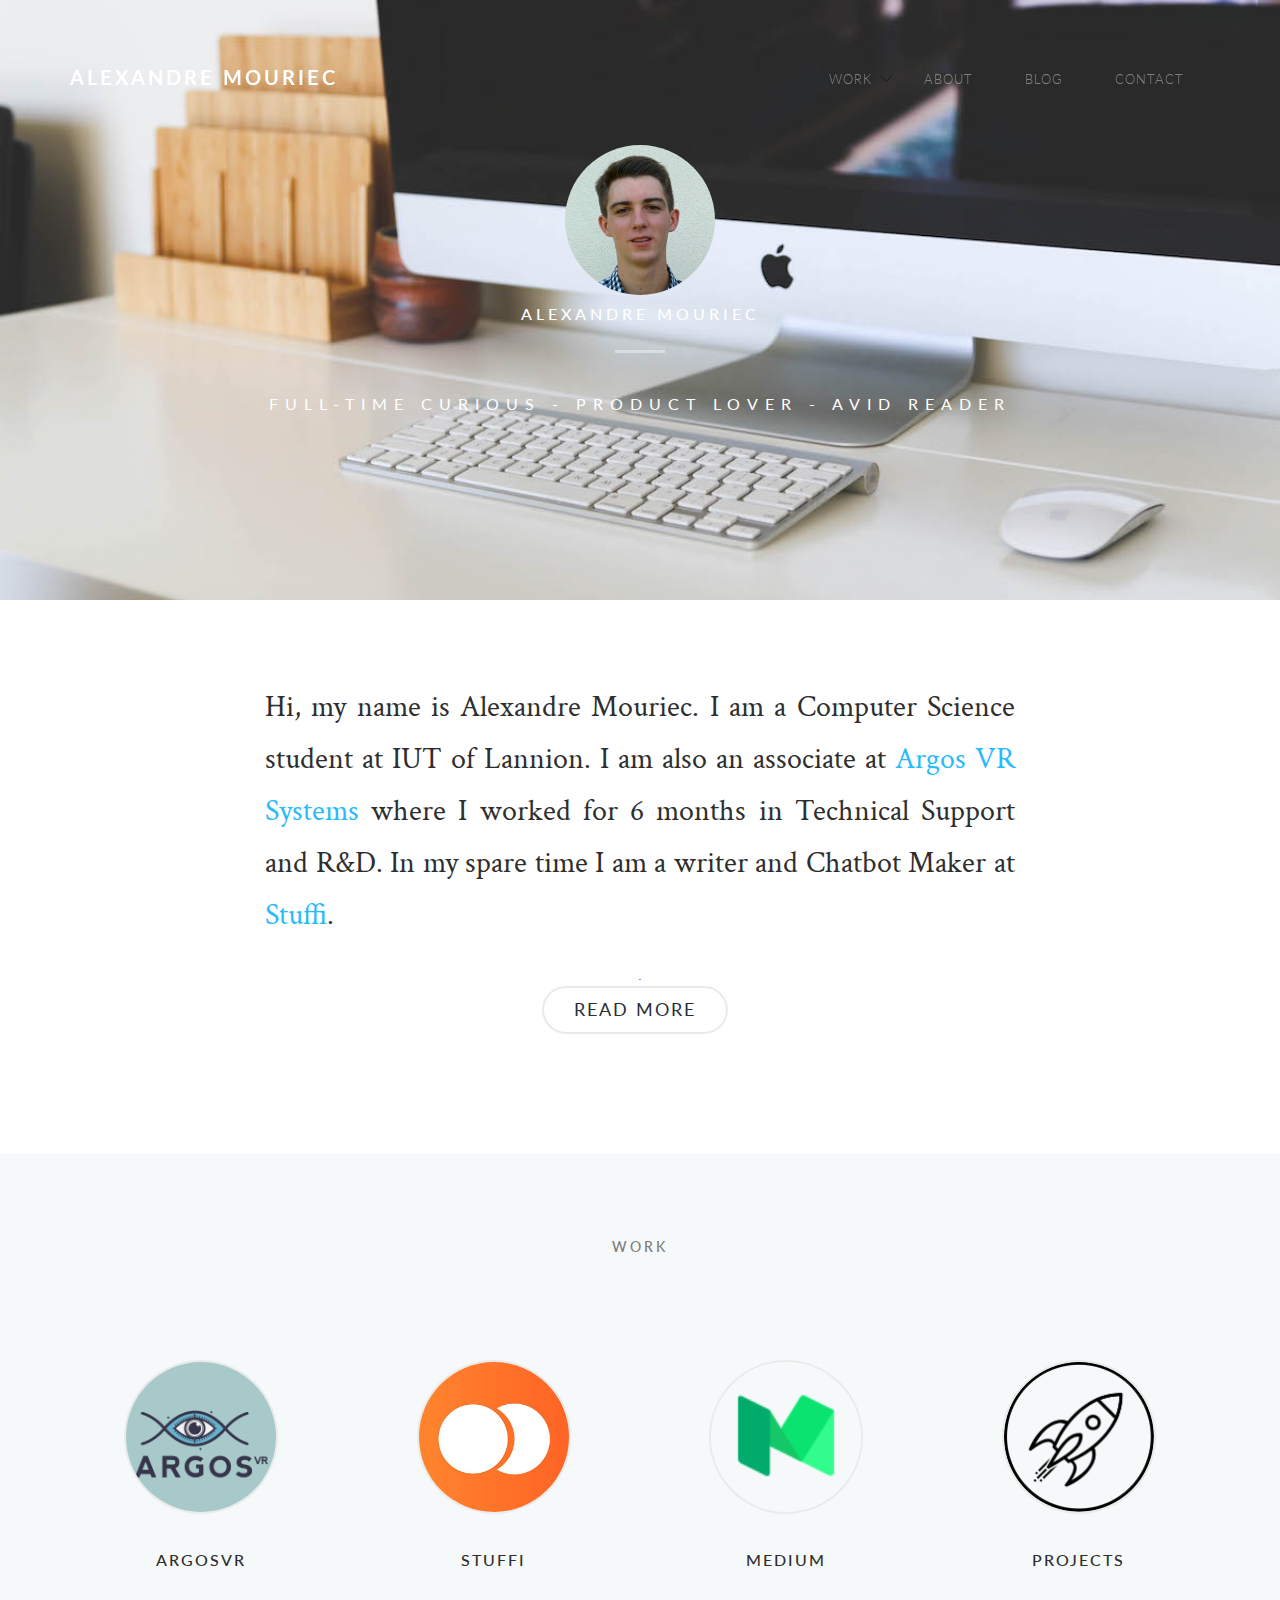
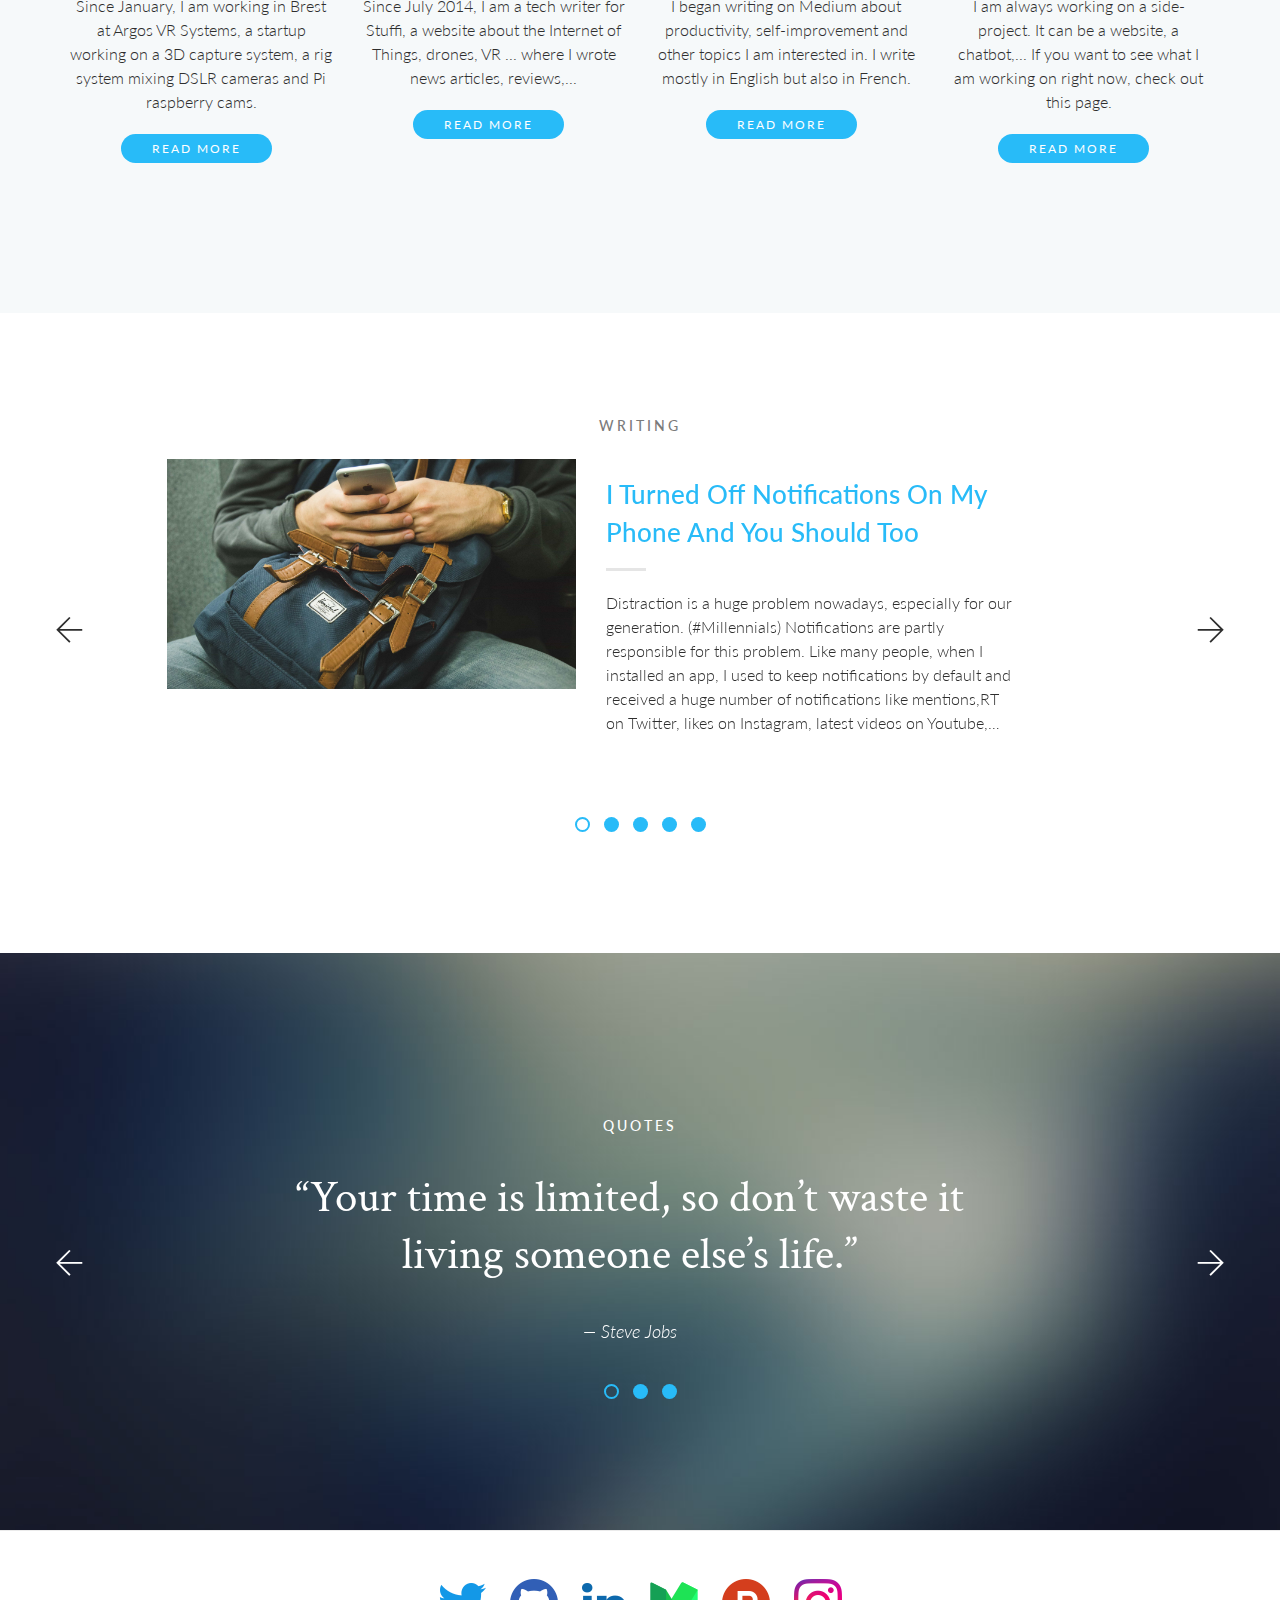
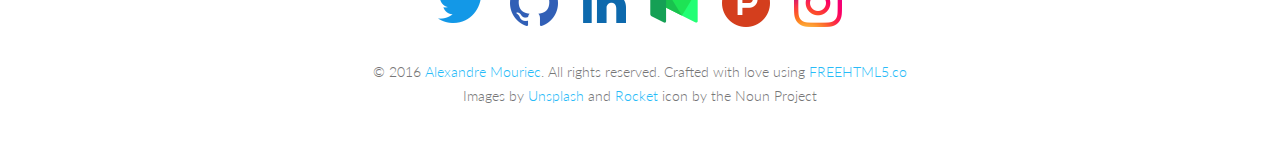
<file: index.html>
<!DOCTYPE html>
<!--[if lt IE 7]>      <html class="no-js lt-ie9 lt-ie8 lt-ie7"> <![endif]-->
<!--[if IE 7]>         <html class="no-js lt-ie9 lt-ie8"> <![endif]-->
<!--[if IE 8]>         <html class="no-js lt-ie9"> <![endif]-->
<!--[if gt IE 8]><!--> <html class="no-js"> <!--<![endif]-->
	<head>
	<meta charset="utf-8">
	<meta http-equiv="X-UA-Compatible" content="IE=edge">
	<title>Alexandre Mouriec</title>
	<meta name="viewport" content="width=device-width, initial-scale=1">
	<meta name="description" content="My name is Alexandre Mouriec. I am working at ArgosVR and a writer at Stuffi." />
  	<meta name="keywords" content="alexandremouriec, alexandre, mouriec, enib, internships, student, startup,  tech, iot, wearables, engineer, ingenieur" />
  	<meta name="author" content="ALEXANDRE MOURIEC" />

  	<!--Twitter integration -->
	<meta name="twitter:title" content="Alexandre Mouriec" />
	<meta name="twitter:image" content="Alexandre.png" />
	<meta name="twitter:url" content="https://twitter.com/mrcalexandre" />
	<!--<meta name="twitter:card" content="" />-->

  	<!-- Place favicon.ico and apple-touch-icon.png in the root directory -->
  	<link rel="shortcut icon" href="/favicon.ico" type="image/x-icon">
	<link rel="icon" href="/favicon.ico" type="image/x-icon">

  	<!-- Google Webfont -->
	<link href='http://fonts.googleapis.com/css?family=Lato:300,400|Crimson+Text' rel='stylesheet' type='text/css'>
	<!-- Themify Icons -->
	<link rel="stylesheet" href="css/themify-icons.css">
	<!-- Bootstrap -->
	<link rel="stylesheet" href="css/bootstrap.css">
	<!-- Owl Carousel -->
	<link rel="stylesheet" href="css/owl.carousel.min.css">
	<link rel="stylesheet" href="css/owl.theme.default.min.css">
	<!-- Magnific Popup -->
	<link rel="stylesheet" href="css/magnific-popup.css">
	<!-- Superfish -->
	<link rel="stylesheet" href="css/superfish.css">
	<!-- Easy Responsive Tabs -->
	<link rel="stylesheet" href="css/easy-responsive-tabs.css">

	

	<!-- Theme Style -->
	<link rel="stylesheet" href="css/style.css">

	
	<!-- FOR IE9 below -->
	<!--[if lt IE 9]>
	<script src="js/modernizr-2.6.2.min.js"></script>
	<script src="js/respond.min.js"></script>
	<![endif]-->
	
	</head>
	<body>

			<!-- START #fh5co-header -->
			<header id="fh5co-header-section" role="header" class="" >
				<div class="container">
					<!-- START #fh5co-logo -->
					<h1 id="fh5co-logo" class="pull-left"><a href="http://alexandremouriec.com">Alexandre Mouriec</a></h1>
					
					<!-- START #fh5co-menu-wrap -->
					<nav id="fh5co-menu-wrap" role="navigation">
						<ul class="sf-menu" id="fh5co-primary-menu">
							<li>
								<a href="#" class="fh5co-sub-ddown">Work</a>
								 <ul class="fh5co-sub-menu">
								 	<li><a href="https://www.facebook.com/argosrig/">Argos VR Systems</a></li>
								 	<li><a href="http://stuffi.fr">Stuffi</a></li>
									<li><a href="https://medium.com/@mrcalexandre">Medium</a></li>
									<li>
										<a href="projects">Projects</a>
									</li>
								</ul>
							</li>
							<li><a href="about">About</a></li>
							<li><a href="https://medium.com/@mrcalexandre">Blog</a></li>
							<li><a href="contact">Contact</a></li>
						</ul>
					</nav>

				</div>
			</header>
			
			<!-- START #fh5co-hero -->
			<aside id="fh5co-hero" style="background-image: url(images/homepage_background.jpg);">
				<div class="container">
					<div class="row">
						<div class="col-md-8 col-md-offset-2">
							<div class="fh5co-hero-wrap">
								<div class="fh5co-hero-intro">
										<img id="photo" align="center" src="images/Alexandre.png"/>
										<h2>Alexandre Mouriec<span></span></h2>
										<h1>Full-Time Curious - Product Lover - Avid Reader</h1>
								</div>
							</div>
						</div>
					</div>
				</div>
			</aside>

			<div id="fh5co-main">

				<div class="container">
					<div class="row">
						<div class="col-md-8 col-md-offset-2 text-center fh5co-lead-wrap">
							<h2 class="fh5co-serif fh5co-lead">Hi, my name is Alexandre Mouriec. I am a Computer Science student at IUT of Lannion. I am also an associate at <a href="https://www.facebook.com/argosrig/">Argos VR Systems</a> where I worked for 6 months in Technical Support and R&D. In my spare time I am a writer and Chatbot Maker at <a href="http://stuffi.fr">Stuffi</a>.</h2>.
							<!--<div class="fh5co-spacer fh5co-spacer-sm"></div>-->
							<p><a href="about" class="btn btn-outline btn-lg">Read More</a></p>
						</div>
					</div>
				</div>

				<section id="fh5co-feature">
					<div class="container">
						<!-- FEATURE -->
						<div class="row fh5co-feature-2">
							
							<h2 class="fh5co-uppercase-heading-sm text-center">Work</h2>
							<div class="fh5co-spacer fh5co-spacer-md"></div>
							

							<div class="col-md-3 col-sm-6 fh5co-feature-item">
								<span class="fh5co-feature-icon fh5co-circle"><img id="photo" align="center" src="images/ArgosVR_logo.png"/></span>
								<h3 class="text-center fh5co-feature-title h4 text-uppercase">ArgosVR</h3>
								<p class="text-center fh5co-feature-description">Since January, I am working in Brest at Argos VR Systems, a startup working on a 3D capture system, a rig system mixing DSLR cameras and Pi raspberry cams.</p>
								<p class="text-center"><a href="https://www.facebook.com/argosrig/" class="btn btn-primary btn-sm">Read more</a></p>
							</div>
							<div class="col-md-3 col-sm-6 fh5co-feature-item">
								<span class="fh5co-feature-icon fh5co-circle"><img id="photo" align="center" src="images/stuffi.jpg"/></span>
								<h3 class="text-center fh5co-feature-title h4 text-uppercase">Stuffi</h3>
								<p class="text-center fh5co-feature-description">Since July 2014, I am a tech writer for Stuffi, a website  about the Internet of Things, drones, VR ... where I wrote news articles, reviews,...</p>
								<p class="text-center"><a href="http://stuffi.fr" class="btn btn-primary btn-sm">Read more</a></p>
							</div>
							
							<div class="clearfix visible-sm-block"></div>

							<div class="col-md-3 col-sm-6 fh5co-feature-item">
								<span class="fh5co-feature-icon fh5co-circle"><img id="photo" align="center" src="images/medium-m-color-100px.png"/></span>
								<h3 class="text-center fh5co-feature-title h4 text-uppercase">Medium</h3>
								<p class="text-center fh5co-feature-description">I began writing on Medium about productivity, self-improvement and other topics I am interested in. I write mostly in English but also in French.</p>
								<p class="text-center"><a href="https://medium.com/@mrcalexandre" class="btn btn-primary btn-sm">Read more</a></p>
							</div>
							<div class="col-md-3 col-sm-6 fh5co-feature-item">
								<span class="fh5co-feature-icon fh5co-circle"><img id="photo" align="center" src="images/startupicon.png"/></span>
								<h3 class="text-center fh5co-feature-title h4 text-uppercase">Projects</h3>
								<p class="text-center fh5co-feature-description">I am always 
								 working on a side-project. It can be a website, a chatbot,... If you want to see what I am working on right now, check out this page.</p>
								<p class="text-center"><a href="projects" class="btn btn-primary btn-sm">Read more</a></p>
							</div>
							
							<!-- <div class="fh5co-spacer fh5co-spacer-md"></div> -->

						</div>
					</div>
				</section>
				
				<div class="fh5co-spacer fh5co-spacer-lg"></div>

				
				<section id="fh5co-feature-slider">
					<div class="container">
						<div class="row">
							<h2 class="fh5co-uppercase-heading-sm text-center">Writing</h2>

							<div class="col-md-12">
								

								<div class="owl-carousel-fullwidth owl-carousel-2">
								<div class="item">
										<div class="row">
											<div class="col-md-9 col-md-offset-1 col-sm-9 col-sm-offset-1">
												<div class="row">
													<div class="col-md-6 col-sm-6 col-xs-6 col-xxs-12 fh5co-item-slide-img"> 
														<a href="https://medium.com/@mrcalexandre/i-turned-off-notifications-on-my-phone-and-you-should-too-6bad216e61f4#.yk7k8qwyr"><img src="images/notifications_medium.jpg" alt="Notifications" class="img-responsive"> </a>
													</div>
													<div class="col-md-6 col-sm-6 col-xs-6 col-xxs-12 fh5co-item-slide-text">
														<h2><a href="https://medium.com/@mrcalexandre/i-turned-off-notifications-on-my-phone-and-you-should-too-6bad216e61f4#.yk7k8qwyr">I Turned Off Notifications On My Phone And You Should Too</a><span class="fh5co-border"></span></h2>
														<p>Distraction is a huge problem nowadays, especially for our generation. (#Millennials) Notifications are partly responsible for this problem.
														Like many people, when I installed an app, I used to keep notifications by default and received a huge number of notifications like mentions,RT on Twitter, likes on Instagram, latest videos on Youtube,…</p>
													</div>
												</div>
											</div>
										</div>
									</div>
									<div class="item">
										<div class="row">
											<div class="col-md-9 col-md-offset-1 col-sm-9 col-sm-offset-1">
												<div class="row">
													<div class="col-md-6 col-sm-6 col-xs-6 col-xxs-12 fh5co-item-slide-img"> 
														<a href="https://medium.com/the-corner-mindset/le-levelup-camp-ou-comment-passer-au-niveau-sup%C3%A9rieur-ee7341e7c4ad#.et8le5e15"><img src="images/levelupcamp.png" alt="LevelUp Camp" class="img-responsive"></a>
													</div>
													<div class="col-md-6 col-sm-6 col-xs-6 col-xxs-12 fh5co-item-slide-text">
														<h2><a href="https://medium.com/the-corner-mindset/le-levelup-camp-ou-comment-passer-au-niveau-sup%C3%A9rieur-ee7341e7c4ad#.et8le5e15">Le LevelUp Camp, ou comment passer au niveau supérieur</a><span class="fh5co-border"></span></h2>
														<p>Du 28 au 30 juin j’ai participé au LevelUp Camp, un programme d’entrepreneuriat pour savoir agir et exécuter ses projets à partir d’une idée, tout en s’intéressant à la culture entrepreneuriale, culture d’entreprise,…</p>
													</div>
												</div>
											</div>
										</div>
									</div>
									<!-- END .item -->
									<div class="item">
										<!-- <div class="container"> -->
											<div class="row">
												<div class="col-md-9 col-md-offset-1 col-sm-9 col-sm-offset-1">
													<div class="row">
														<div class="col-md-6 col-sm-6 col-xs-6 col-xxs-12 fh5co-item-slide-img"> 
															<a href="http://www.stuffi.fr/interview-buffer-startup-quantified-self-jawbone/"><img src="images/buffer.jpg" alt="Buffer" class="img-responsive"></a>
														</div>
														<div class="col-md-6 col-sm-6 col-xs-6 col-xxs-12 fh5co-item-slide-text">
															<h2><a href="http://www.stuffi.fr/interview-buffer-startup-quantified-self-jawbone/">[Interview] Buffer, une startup adepte du Quantified Self</a> <span class="fh5co-border"></span></h2>
															<p>Aujourd’hui, voici un article un peu particulier qui sera peut-être le début d'une longue série. Au quotidien, de nombreuses personnes utilisent des objets connectés liés au Quantified Self et aujourd'hui nous nous intéressons à une startup qui utilise des bracelets connectés pour améliorer le bien-être  et aider au développement personnel de ses employés, Buffer.</p>
														</div>
													</div>
												</div>
											</div>
										<!-- </div> -->
									</div>
									<!-- END .item -->

									<div class="item">
										<div class="row">
											<div class="col-md-9 col-md-offset-1 col-sm-9 col-sm-offset-1">
												<div class="row">
													<div class="col-md-6 col-sm-6 col-xs-6 col-xxs-12 fh5co-item-slide-img"> 
														<a href="http://www.stuffi.fr/itw-le-directeur-des-vieilles-charrues-nous-parle-de-moneiz/"><img src="images/vieilles-charrues-2015.png" alt="Vieilles Charrues" class="img-responsive"></a>
													</div>
													<div class="col-md-6 col-sm-6 col-xs-6 col-xxs-12 fh5co-item-slide-text">
														<h2><a href="http://www.stuffi.fr/itw-le-directeur-des-vieilles-charrues-nous-parle-de-moneiz/">[ITW] Le directeur des Vieilles Charrues nous parle de Moneiz</a><span class="fh5co-border"></span></h2>
														<p>Cette année encore, le festival des Vieilles Charrues a réuni une programmation composée de têtes d'affiche mais aussi d'artistes prometteurs. Cependant, cette année, le festival a mis en place un système de paiement dématérialisé. Nous avons eu l'occasion d’interviewer Jérome Tréhorel, Directeur Général des Vieilles Charrues à propos de Moneiz, de l'idée à la réalisation.</p>
													</div>
												</div>
											</div>
										</div>
									</div>
									<!-- END .item -->
									<div class="item">
										<div class="row">
											<div class="col-md-9 col-md-offset-1 col-sm-9 col-sm-offset-1">
												<div class="row">
													<div class="col-md-6 col-sm-6 col-xs-6 col-xxs-12 fh5co-item-slide-img"> 
														<a href="http://blog.remotive.io/11-productivity-hacks-to-get-the-most-of-your-remote-life/" alt="Remotive"><img src="images/hero_bg.jpg" alt="Remotive" class="img-responsive"></a>
													</div>
													<div class="col-md-6 col-sm-6 col-xs-6 col-xxs-12 fh5co-item-slide-text">
														<h2><a href="http://blog.remotive.io/11-productivity-hacks-to-get-the-most-of-your-remote-life/">11 Productivity Hacks To Get The Most Of Your Remote Life</a><span class="fh5co-border"></span></h2>
														<p>This summer, we launched our online community. We talk about different things like gears, ergonomics, jobs or freelancing.

															Remote work can feel lonely at times, and we are together to share jokes and good vibes. We see our community as a mix between a virtual watercooler and a place where we share tips.

															We are obsessed with productivity. Today, we are sharing some of our tips with you.</p>
													</div>
												</div>
											</div>
										</div>
									</div>
									<!-- END .item -->
								</div>
							
							</div>


						</div>
					</div>
				</section>
				
				<div class="fh5co-spacer fh5co-spacer-xlg"></div>

				<section id="fh5co-testimonial">
					<div class="container">
						<div class="row">
							<div class="col-md-12 text-center">
								<h2 class="fh5co-uppercase-heading-sm">Quotes</h2>
								<div class="owl-carousel-fullwidth fh5co-light-arrow owl-carousel-2">
									<div class="item">
										<blockquote>
											<p class="fh5co-serif">&ldquo;Your time is limited, so don’t waste it living someone else’s life.&rdquo;</p>
											<p class="fh5co-testimonial-author"><cite>&mdash; Steve Jobs</cite></p>
										</blockquote>
									</div>
									<!-- END .item -->
									<div class="item">
									
										<blockquote>
											<p class="fh5co-serif">&ldquo;The right time is always right now.&rdquo;</p>
											<p class="fh5co-testimonial-author"><cite>&mdash; Casey Neistat</cite></p>
										</blockquote>
									</div>
									<div class="item">
									
										<blockquote>
											<p class="fh5co-serif">&ldquo;You only regret the things you don't do. &rdquo;</p>
											<p class="fh5co-testimonial-author"><cite>&mdash; Gary Vaynerchuk</cite></p>
										</blockquote>
									</div>
								</div>
							</div>
						</div>
					</div>
				</section>
				<footer id="fh5co-footer">
					<div class="container">
						
						<ul class="fh5co-social-icons">
							<li><a href="https://twitter.com/mrcalexandre"><img src="images/Twitter-color.png" alt="logo Twitter"/></a></li>
							<li><a href="https://github.com/mrcalexandre"><img src="images/Github-color.png" alt="GitHub logo"/></a></li>
							<li><a href="https://fr.linkedin.com/in/alexandremouriec/en"><img src="images/LinkedIn-color.png" alt="Linkedin logo"/></a></li>
							<li><a href="https://medium.com/@mrcalexandre"><img src="images/Medium-color.png" alt="Medium logo"/></a></li>
							<li><a href="https://producthunt.com/@mrcalexandre"><img src="images/ProductHunt-color.png" alt="Product Hunt logo"/></a></li>
							<li><a href="https://www.instagram.com/mrc_alexandre"><img src="images/Instagram-color.png" alt="Instagram logo"/></a></li>
						</ul>
						<p class="text-muted fh5co-no-margin-bottom text-center"><small>&copy; 2016 <a href="#">Alexandre Mouriec</a>. All rights reserved. Crafted with love using <a href="http://freehtml5.co" target="_blank">FREEHTML5.co</a> <br> Images by <a href="http://unsplash.com/" target="_blank">Unsplash</a> and <a href="https://thenounproject.com/term/rocket/454970/">Rocket</a> icon by the Noun Project</small></p>
				</footer>
			</div>
			
			
		<!-- jQuery -->
		<script src="js/jquery-1.10.2.min.js"></script>
		<!-- jQuery Easing -->
		<script src="js/jquery.easing.1.3.js"></script>
		<!-- Bootstrap -->
		<script src="js/bootstrap.js"></script>
		<!-- Owl carousel -->
		<script src="js/owl.carousel.min.js"></script>
		<!-- Magnific Popup -->
		<script src="js/jquery.magnific-popup.min.js"></script>
		<!-- Superfish -->
		<script src="js/hoverIntent.js"></script>
		<script src="js/superfish.js"></script>
		<!-- Easy Responsive Tabs -->
		<script src="js/easyResponsiveTabs.js"></script>
		<!-- FastClick for Mobile/Tablets -->
		<script src="js/fastclick.js"></script>
		<!-- Main JS -->
		<script src="js/main.js"></script>

	</body>
</file>
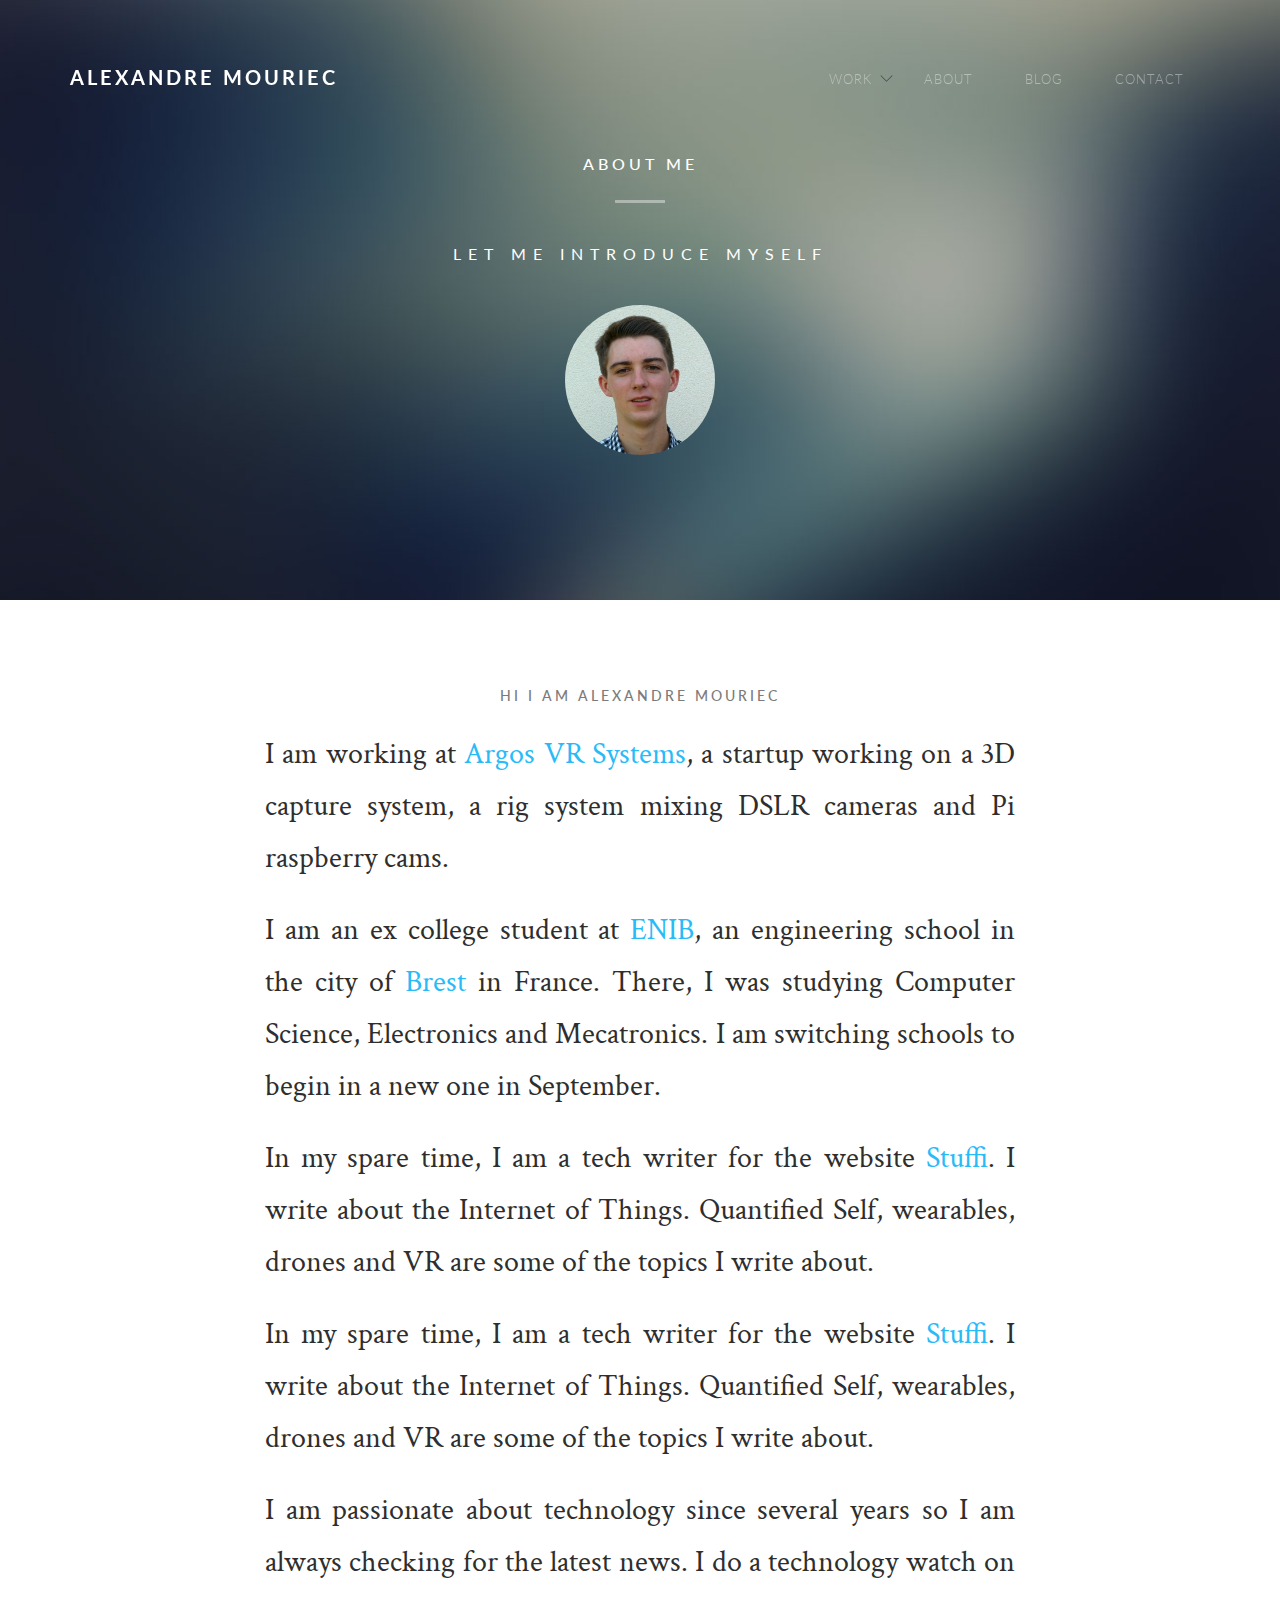
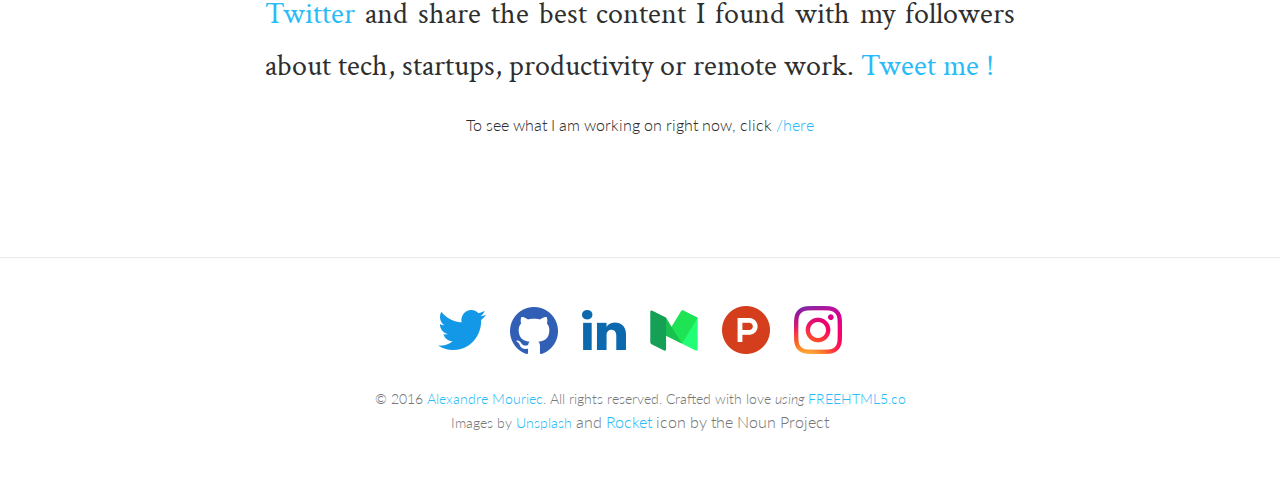
<file: about.html>
<!DOCTYPE html>
<!--[if lt IE 7]>      <html class="no-js lt-ie9 lt-ie8 lt-ie7"> <![endif]-->
<!--[if IE 7]>         <html class="no-js lt-ie9 lt-ie8"> <![endif]-->
<!--[if IE 8]>         <html class="no-js lt-ie9"> <![endif]-->
<!--[if gt IE 8]><!--> <html class="no-js"> <!--<![endif]-->
	<head>
	<meta charset="utf-8">
	<meta http-equiv="X-UA-Compatible" content="IE=edge">
	<title>Alexandre Mouriec</title>
	<meta name="viewport" content="width=device-width, initial-scale=1">
	<meta name="description" content="My name is Alexandre Mouriec. I am a Computer Science student at IUT of Lannion, associate at Argos VR Systems and tech writer at Stuffi.fr." />
  	<meta name="keywords" content="alexandremouriec, alexandre, mouriec, IUT, internships, student, startup,  tech, iot, wearables, college " />
  	<meta name="author" content="ALEXANDRE MOURIEC" />

  	<!--Twitter integration -->
	<meta name="twitter:title" content="Alexandre Mouriec" />
	<meta name="twitter:image" content="Alexandre.png" />
	<meta name="twitter:url" content="https://twitter.com/mrcalexandre" />
	<!--<meta name="twitter:card" content="" />-->

  	<!-- Place favicon.ico and apple-touch-icon.png in the root directory -->
	<link rel="shortcut icon" href="/favicon.ico" type="image/x-icon">
	<link rel="icon" href="/favicon.ico" type="image/x-icon">
	
  	<!-- Google Webfont -->
	<link href='http://fonts.googleapis.com/css?family=Lato:300,400|Crimson+Text' rel='stylesheet' type='text/css'>
	<!-- Themify Icons -->
	<link rel="stylesheet" href="css/themify-icons.css">
	<!-- Bootstrap -->
	<link rel="stylesheet" href="css/bootstrap.css">
	<!-- Owl Carousel -->
	<link rel="stylesheet" href="css/owl.carousel.min.css">
	<link rel="stylesheet" href="css/owl.theme.default.min.css">
	<!-- Magnific Popup -->
	<link rel="stylesheet" href="css/magnific-popup.css">
	<!-- Superfish -->
	<link rel="stylesheet" href="css/superfish.css">
	<!-- Easy Responsive Tabs -->
	<link rel="stylesheet" href="css/easy-responsive-tabs.css">
	

	<!-- Theme Style -->
	<link rel="stylesheet" href="css/style.css">

	
	<!-- FOR IE9 below -->
	<!--[if lt IE 9]>
	<script src="js/modernizr-2.6.2.min.js"></script>
	<script src="js/respond.min.js"></script>
	<![endif]-->
	<script>
  		(function(i,s,o,g,r,a,m){i['GoogleAnalyticsObject']=r;i[r]=i[r]||function(){
  		(i[r].q=i[r].q||[]).push(arguments)},i[r].l=1*new Date();a=s.createElement(o),
  		m=s.getElementsByTagName(o)[0];a.async=1;a.src=g;m.parentNode.insertBefore(a,m)
  		})(window,document,'script','https://www.google-analytics.com/analytics.js','ga');

  		ga('create', 'UA-81465752-1', 'auto');
  		ga('send', 'pageview');

	</script>
	</head>
	<body>

			<!-- START #fh5co-header -->
			<header id="fh5co-header-section" role="header" class="" >
				<div class="container">
					<!-- START #fh5co-logo -->
					<h1 id="fh5co-logo" class="pull-left"><a href="http://alexandremouriec.com">Alexandre Mouriec</a></h1>
					
					<!-- START #fh5co-menu-wrap -->
					<nav id="fh5co-menu-wrap" role="navigation">
						<ul class="sf-menu" id="fh5co-primary-menu">
							<li>
								<a href="#" class="fh5co-sub-ddown">Work</a>
								 <ul class="fh5co-sub-menu">
								 	<li><a href="https://www.facebook.com/argosrig/">ArgosVR</a></li>
								 	<li><a href="http://stuffi.fr">Stuffi</a></li>
									<li><a href="https://medium.com/@mrcalexandre">Medium</a></li>
									<li>
										<a href="projects">Projects</a>
									</li>
								</ul>
							</li>
							<li><a href="about">About</a></li>
							<li><a href="https://medium.com/@mrcalexandre">Blog</a></li>
							<li><a href="contact">Contact</a></li>
						</ul>
					</nav>

				</div>
			</header>
			
			<!-- START #fh5co-hero -->
			<aside id="fh5co-hero" style="background-image: url(images/about.jpg);">
				<div class="container">
					<div class="row">
						<div class="col-md-8 col-md-offset-2">
							<div class="fh5co-hero-wrap">
								<div class="fh5co-hero-intro">
										<h2>About me<span></span></h2>
										<h1>Let me introduce myself</h1>
										<img id="photo" align="center" src="images/Alexandre.png"/>
								</div>
							</div>
						</div>
					</div>
				</div>
			</aside>

			<div id="fh5co-main">
				


				<section>
					<div class="container">
						<div class="row">
							<div class="col-md-12">
								
							</div>
							<div align="justify" class="col-md-8 col-md-offset-2 text-center fh5co-lead-wrap">
								<h1 class="fh5co-uppercase-heading-sm text-center">Hi I am Alexandre Mouriec</h1>
								<p class="fh5co-serif fh5co-lead"> I am working at <a href="https://www.facebook.com/argosrig/"">Argos VR Systems</a>, a startup working on a 3D capture system, a rig system mixing DSLR cameras and Pi raspberry cams.</p>
								<p class="fh5co-serif fh5co-lead"> I am an ex college student at <a href="http://enib.fr">ENIB</a>, an engineering school in the city of <a href="https://goo.gl/maps/CeERCPpnB292">Brest</a> in France. There, I was studying Computer Science, Electronics and Mecatronics. I am switching schools to begin in a new one in September.</p>
								<p class="fh5co-serif fh5co-lead">In my spare time, I am a tech writer for the website <a href="http://stuffi.fr">Stuffi</a>. I write about the Internet of Things. Quantified Self, wearables, drones and VR are some of the topics I write about.
								</p>
								
								<p class="fh5co-serif fh5co-lead">In my spare time, I am a tech writer for the website <a href="http://stuffi.fr">Stuffi</a>. I write about the Internet of Things. Quantified Self, wearables, drones and VR are some of the topics I write about.
								</p>
								<p class="fh5co-serif fh5co-lead">I am passionate about technology since several years so I am always checking for the latest news. I do a technology watch on <a href="https://twitter.com/mrcalexandre">Twitter</a> and share the best content I found with my followers about tech, startups, productivity or remote work. <a href="https://twitter.com/intent/tweet">Tweet me !</a></p>
								<p>To see what I am working on right now, click <a href="projects">/here</a></p>
						</div>
						
						<div class="fh5co-spacer fh5co-spacer-xxs"></div>
					</div>
				</section>

				
				<footer id="fh5co-footer">
					<div class="container">
						
						<ul class="fh5co-social-icons">
							<li><a href="https://twitter.com/mrcalexandre"><img src="images/Twitter-color.png" alt="logo Twitter"/></a></li>
							<li><a href="https://github.com/mrcalexandre"><img src="images/Github-color.png" alt="GitHub logo"/></a></li>
							<li><a href="https://fr.linkedin.com/in/alexandremouriec/en"><img src="images/LinkedIn-color.png" alt="Linkedin logo"/></a></li>
							<li><a href="https://medium.com/@mrcalexandre"><img src="images/Medium-color.png" alt="Medium logo"/></a></li>
							<li><a href="https://producthunt.com/@mrcalexandre"><img src="images/ProductHunt-color.png" alt="Product Hunt logo"/></a></li>
							<li><a href="https://www.instagram.com/mrc_alexandre"><img src="images/Instagram-color.png" alt="Instagram logo"/></a></li>
						</ul>
						<p class="text-muted fh5co-no-margin-bottom text-center"><small>&copy; 2016 <a href="#">Alexandre Mouriec</a>. All rights reserved. Crafted with love <em>using</em> <a href="http://freehtml5.co" target="_blank">FREEHTML5.co</a> <br> Images by <a href="http://unsplash.com/" target="_blank">Unsplash</a></small> and <a href="https://thenounproject.com/term/rocket/454970/">Rocket</a> icon by the Noun Project</p>
				</footer>
			
		
			</div>
			
			
		<!-- jQuery -->
		<script src="js/jquery-1.10.2.min.js"></script>
		<!-- jQuery Easing -->
		<script src="js/jquery.easing.1.3.js"></script>
		<!-- Bootstrap -->
		<script src="js/bootstrap.js"></script>
		<!-- Owl carousel -->
		<script src="js/owl.carousel.min.js"></script>
		<!-- Magnific Popup -->
		<script src="js/jquery.magnific-popup.min.js"></script>
		<!-- Superfish -->
		<script src="js/hoverIntent.js"></script>
		<script src="js/superfish.js"></script>
		<!-- Easy Responsive Tabs -->
		<script src="js/easyResponsiveTabs.js"></script>
		<!-- FastClick for Mobile/Tablets -->
		<script src="js/fastclick.js"></script>
		<!-- Main JS -->
		<script src="js/main.js"></script>

	</body>
</html>
</file>
<file: css/themify-icons.css>
@font-face {
	font-family: 'themify';
	src:url('../fonts/themify/themify.eot?-fvbane');
	src:url('../fonts/themify/themify.eot?#iefix-fvbane') format('embedded-opentype'),
		url('../fonts/themify/themify.woff?-fvbane') format('woff'),
		url('../fonts/themify/themify.ttf?-fvbane') format('truetype'),
		url('../fonts/themify/themify.svg?-fvbane#themify') format('svg');
	font-weight: normal;
	font-style: normal;
}

[class^="ti-"], [class*=" ti-"] {
	font-family: 'themify';
	speak: none;
	font-style: normal;
	font-weight: normal;
	font-variant: normal;
	text-transform: none;
	line-height: 1;

	/* Better Font Rendering =========== */
	-webkit-font-smoothing: antialiased;
	-moz-osx-font-smoothing: grayscale;
}

.ti-wand:before {
	content: "\e600";
}
.ti-volume:before {
	content: "\e601";
}
.ti-user:before {
	content: "\e602";
}
.ti-unlock:before {
	content: "\e603";
}
.ti-unlink:before {
	content: "\e604";
}
.ti-trash:before {
	content: "\e605";
}
.ti-thought:before {
	content: "\e606";
}
.ti-target:before {
	content: "\e607";
}
.ti-tag:before {
	content: "\e608";
}
.ti-tablet:before {
	content: "\e609";
}
.ti-star:before {
	content: "\e60a";
}
.ti-spray:before {
	content: "\e60b";
}
.ti-signal:before {
	content: "\e60c";
}
.ti-shopping-cart:before {
	content: "\e60d";
}
.ti-shopping-cart-full:before {
	content: "\e60e";
}
.ti-settings:before {
	content: "\e60f";
}
.ti-search:before {
	content: "\e610";
}
.ti-zoom-in:before {
	content: "\e611";
}
.ti-zoom-out:before {
	content: "\e612";
}
.ti-cut:before {
	content: "\e613";
}
.ti-ruler:before {
	content: "\e614";
}
.ti-ruler-pencil:before {
	content: "\e615";
}
.ti-ruler-alt:before {
	content: "\e616";
}
.ti-bookmark:before {
	content: "\e617";
}
.ti-bookmark-alt:before {
	content: "\e618";
}
.ti-reload:before {
	content: "\e619";
}
.ti-plus:before {
	content: "\e61a";
}
.ti-pin:before {
	content: "\e61b";
}
.ti-pencil:before {
	content: "\e61c";
}
.ti-pencil-alt:before {
	content: "\e61d";
}
.ti-paint-roller:before {
	content: "\e61e";
}
.ti-paint-bucket:before {
	content: "\e61f";
}
.ti-na:before {
	content: "\e620";
}
.ti-mobile:before {
	content: "\e621";
}
.ti-minus:before {
	content: "\e622";
}
.ti-medall:before {
	content: "\e623";
}
.ti-medall-alt:before {
	content: "\e624";
}
.ti-marker:before {
	content: "\e625";
}
.ti-marker-alt:before {
	content: "\e626";
}
.ti-arrow-up:before {
	content: "\e627";
}
.ti-arrow-right:before {
	content: "\e628";
}
.ti-arrow-left:before {
	content: "\e629";
}
.ti-arrow-down:before {
	content: "\e62a";
}
.ti-lock:before {
	content: "\e62b";
}
.ti-location-arrow:before {
	content: "\e62c";
}
.ti-link:before {
	content: "\e62d";
}
.ti-layout:before {
	content: "\e62e";
}
.ti-layers:before {
	content: "\e62f";
}
.ti-layers-alt:before {
	content: "\e630";
}
.ti-key:before {
	content: "\e631";
}
.ti-import:before {
	content: "\e632";
}
.ti-image:before {
	content: "\e633";
}
.ti-heart:before {
	content: "\e634";
}
.ti-heart-broken:before {
	content: "\e635";
}
.ti-hand-stop:before {
	content: "\e636";
}
.ti-hand-open:before {
	content: "\e637";
}
.ti-hand-drag:before {
	content: "\e638";
}
.ti-folder:before {
	content: "\e639";
}
.ti-flag:before {
	content: "\e63a";
}
.ti-flag-alt:before {
	content: "\e63b";
}
.ti-flag-alt-2:before {
	content: "\e63c";
}
.ti-eye:before {
	content: "\e63d";
}
.ti-export:before {
	content: "\e63e";
}
.ti-exchange-vertical:before {
	content: "\e63f";
}
.ti-desktop:before {
	content: "\e640";
}
.ti-cup:before {
	content: "\e641";
}
.ti-crown:before {
	content: "\e642";
}
.ti-comments:before {
	content: "\e643";
}
.ti-comment:before {
	content: "\e644";
}
.ti-comment-alt:before {
	content: "\e645";
}
.ti-close:before {
	content: "\e646";
}
.ti-clip:before {
	content: "\e647";
}
.ti-angle-up:before {
	content: "\e648";
}
.ti-angle-right:before {
	content: "\e649";
}
.ti-angle-left:before {
	content: "\e64a";
}
.ti-angle-down:before {
	content: "\e64b";
}
.ti-check:before {
	content: "\e64c";
}
.ti-check-box:before {
	content: "\e64d";
}
.ti-camera:before {
	content: "\e64e";
}
.ti-announcement:before {
	content: "\e64f";
}
.ti-brush:before {
	content: "\e650";
}
.ti-briefcase:before {
	content: "\e651";
}
.ti-bolt:before {
	content: "\e652";
}
.ti-bolt-alt:before {
	content: "\e653";
}
.ti-blackboard:before {
	content: "\e654";
}
.ti-bag:before {
	content: "\e655";
}
.ti-move:before {
	content: "\e656";
}
.ti-arrows-vertical:before {
	content: "\e657";
}
.ti-arrows-horizontal:before {
	content: "\e658";
}
.ti-fullscreen:before {
	content: "\e659";
}
.ti-arrow-top-right:before {
	content: "\e65a";
}
.ti-arrow-top-left:before {
	content: "\e65b";
}
.ti-arrow-circle-up:before {
	content: "\e65c";
}
.ti-arrow-circle-right:before {
	content: "\e65d";
}
.ti-arrow-circle-left:before {
	content: "\e65e";
}
.ti-arrow-circle-down:before {
	content: "\e65f";
}
.ti-angle-double-up:before {
	content: "\e660";
}
.ti-angle-double-right:before {
	content: "\e661";
}
.ti-angle-double-left:before {
	content: "\e662";
}
.ti-angle-double-down:before {
	content: "\e663";
}
.ti-zip:before {
	content: "\e664";
}
.ti-world:before {
	content: "\e665";
}
.ti-wheelchair:before {
	content: "\e666";
}
.ti-view-list:before {
	content: "\e667";
}
.ti-view-list-alt:before {
	content: "\e668";
}
.ti-view-grid:before {
	content: "\e669";
}
.ti-uppercase:before {
	content: "\e66a";
}
.ti-upload:before {
	content: "\e66b";
}
.ti-underline:before {
	content: "\e66c";
}
.ti-truck:before {
	content: "\e66d";
}
.ti-timer:before {
	content: "\e66e";
}
.ti-ticket:before {
	content: "\e66f";
}
.ti-thumb-up:before {
	content: "\e670";
}
.ti-thumb-down:before {
	content: "\e671";
}
.ti-text:before {
	content: "\e672";
}
.ti-stats-up:before {
	content: "\e673";
}
.ti-stats-down:before {
	content: "\e674";
}
.ti-split-v:before {
	content: "\e675";
}
.ti-split-h:before {
	content: "\e676";
}
.ti-smallcap:before {
	content: "\e677";
}
.ti-shine:before {
	content: "\e678";
}
.ti-shift-right:before {
	content: "\e679";
}
.ti-shift-left:before {
	content: "\e67a";
}
.ti-shield:before {
	content: "\e67b";
}
.ti-notepad:before {
	content: "\e67c";
}
.ti-server:before {
	content: "\e67d";
}
.ti-quote-right:before {
	content: "\e67e";
}
.ti-quote-left:before {
	content: "\e67f";
}
.ti-pulse:before {
	content: "\e680";
}
.ti-printer:before {
	content: "\e681";
}
.ti-power-off:before {
	content: "\e682";
}
.ti-plug:before {
	content: "\e683";
}
.ti-pie-chart:before {
	content: "\e684";
}
.ti-paragraph:before {
	content: "\e685";
}
.ti-panel:before {
	content: "\e686";
}
.ti-package:before {
	content: "\e687";
}
.ti-music:before {
	content: "\e688";
}
.ti-music-alt:before {
	content: "\e689";
}
.ti-mouse:before {
	content: "\e68a";
}
.ti-mouse-alt:before {
	content: "\e68b";
}
.ti-money:before {
	content: "\e68c";
}
.ti-microphone:before {
	content: "\e68d";
}
.ti-menu:before {
	content: "\e68e";
}
.ti-menu-alt:before {
	content: "\e68f";
}
.ti-map:before {
	content: "\e690";
}
.ti-map-alt:before {
	content: "\e691";
}
.ti-loop:before {
	content: "\e692";
}
.ti-location-pin:before {
	content: "\e693";
}
.ti-list:before {
	content: "\e694";
}
.ti-light-bulb:before {
	content: "\e695";
}
.ti-Italic:before {
	content: "\e696";
}
.ti-info:before {
	content: "\e697";
}
.ti-infinite:before {
	content: "\e698";
}
.ti-id-badge:before {
	content: "\e699";
}
.ti-hummer:before {
	content: "\e69a";
}
.ti-home:before {
	content: "\e69b";
}
.ti-help:before {
	content: "\e69c";
}
.ti-headphone:before {
	content: "\e69d";
}
.ti-harddrives:before {
	content: "\e69e";
}
.ti-harddrive:before {
	content: "\e69f";
}
.ti-gift:before {
	content: "\e6a0";
}
.ti-game:before {
	content: "\e6a1";
}
.ti-filter:before {
	content: "\e6a2";
}
.ti-files:before {
	content: "\e6a3";
}
.ti-file:before {
	content: "\e6a4";
}
.ti-eraser:before {
	content: "\e6a5";
}
.ti-envelope:before {
	content: "\e6a6";
}
.ti-download:before {
	content: "\e6a7";
}
.ti-direction:before {
	content: "\e6a8";
}
.ti-direction-alt:before {
	content: "\e6a9";
}
.ti-dashboard:before {
	content: "\e6aa";
}
.ti-control-stop:before {
	content: "\e6ab";
}
.ti-control-shuffle:before {
	content: "\e6ac";
}
.ti-control-play:before {
	content: "\e6ad";
}
.ti-control-pause:before {
	content: "\e6ae";
}
.ti-control-forward:before {
	content: "\e6af";
}
.ti-control-backward:before {
	content: "\e6b0";
}
.ti-cloud:before {
	content: "\e6b1";
}
.ti-cloud-up:before {
	content: "\e6b2";
}
.ti-cloud-down:before {
	content: "\e6b3";
}
.ti-clipboard:before {
	content: "\e6b4";
}
.ti-car:before {
	content: "\e6b5";
}
.ti-calendar:before {
	content: "\e6b6";
}
.ti-book:before {
	content: "\e6b7";
}
.ti-bell:before {
	content: "\e6b8";
}
.ti-basketball:before {
	content: "\e6b9";
}
.ti-bar-chart:before {
	content: "\e6ba";
}
.ti-bar-chart-alt:before {
	content: "\e6bb";
}
.ti-back-right:before {
	content: "\e6bc";
}
.ti-back-left:before {
	content: "\e6bd";
}
.ti-arrows-corner:before {
	content: "\e6be";
}
.ti-archive:before {
	content: "\e6bf";
}
.ti-anchor:before {
	content: "\e6c0";
}
.ti-align-right:before {
	content: "\e6c1";
}
.ti-align-left:before {
	content: "\e6c2";
}
.ti-align-justify:before {
	content: "\e6c3";
}
.ti-align-center:before {
	content: "\e6c4";
}
.ti-alert:before {
	content: "\e6c5";
}
.ti-alarm-clock:before {
	content: "\e6c6";
}
.ti-agenda:before {
	content: "\e6c7";
}
.ti-write:before {
	content: "\e6c8";
}
.ti-window:before {
	content: "\e6c9";
}
.ti-widgetized:before {
	content: "\e6ca";
}
.ti-widget:before {
	content: "\e6cb";
}
.ti-widget-alt:before {
	content: "\e6cc";
}
.ti-wallet:before {
	content: "\e6cd";
}
.ti-video-clapper:before {
	content: "\e6ce";
}
.ti-video-camera:before {
	content: "\e6cf";
}
.ti-vector:before {
	content: "\e6d0";
}
.ti-themify-logo:before {
	content: "\e6d1";
}
.ti-themify-favicon:before {
	content: "\e6d2";
}
.ti-themify-favicon-alt:before {
	content: "\e6d3";
}
.ti-support:before {
	content: "\e6d4";
}
.ti-stamp:before {
	content: "\e6d5";
}
.ti-split-v-alt:before {
	content: "\e6d6";
}
.ti-slice:before {
	content: "\e6d7";
}
.ti-shortcode:before {
	content: "\e6d8";
}
.ti-shift-right-alt:before {
	content: "\e6d9";
}
.ti-shift-left-alt:before {
	content: "\e6da";
}
.ti-ruler-alt-2:before {
	content: "\e6db";
}
.ti-receipt:before {
	content: "\e6dc";
}
.ti-pin2:before {
	content: "\e6dd";
}
.ti-pin-alt:before {
	content: "\e6de";
}
.ti-pencil-alt2:before {
	content: "\e6df";
}
.ti-palette:before {
	content: "\e6e0";
}
.ti-more:before {
	content: "\e6e1";
}
.ti-more-alt:before {
	content: "\e6e2";
}
.ti-microphone-alt:before {
	content: "\e6e3";
}
.ti-magnet:before {
	content: "\e6e4";
}
.ti-line-double:before {
	content: "\e6e5";
}
.ti-line-dotted:before {
	content: "\e6e6";
}
.ti-line-dashed:before {
	content: "\e6e7";
}
.ti-layout-width-full:before {
	content: "\e6e8";
}
.ti-layout-width-default:before {
	content: "\e6e9";
}
.ti-layout-width-default-alt:before {
	content: "\e6ea";
}
.ti-layout-tab:before {
	content: "\e6eb";
}
.ti-layout-tab-window:before {
	content: "\e6ec";
}
.ti-layout-tab-v:before {
	content: "\e6ed";
}
.ti-layout-tab-min:before {
	content: "\e6ee";
}
.ti-layout-slider:before {
	content: "\e6ef";
}
.ti-layout-slider-alt:before {
	content: "\e6f0";
}
.ti-layout-sidebar-right:before {
	content: "\e6f1";
}
.ti-layout-sidebar-none:before {
	content: "\e6f2";
}
.ti-layout-sidebar-left:before {
	content: "\e6f3";
}
.ti-layout-placeholder:before {
	content: "\e6f4";
}
.ti-layout-menu:before {
	content: "\e6f5";
}
.ti-layout-menu-v:before {
	content: "\e6f6";
}
.ti-layout-menu-separated:before {
	content: "\e6f7";
}
.ti-layout-menu-full:before {
	content: "\e6f8";
}
.ti-layout-media-right-alt:before {
	content: "\e6f9";
}
.ti-layout-media-right:before {
	content: "\e6fa";
}
.ti-layout-media-overlay:before {
	content: "\e6fb";
}
.ti-layout-media-overlay-alt:before {
	content: "\e6fc";
}
.ti-layout-media-overlay-alt-2:before {
	content: "\e6fd";
}
.ti-layout-media-left-alt:before {
	content: "\e6fe";
}
.ti-layout-media-left:before {
	content: "\e6ff";
}
.ti-layout-media-center-alt:before {
	content: "\e700";
}
.ti-layout-media-center:before {
	content: "\e701";
}
.ti-layout-list-thumb:before {
	content: "\e702";
}
.ti-layout-list-thumb-alt:before {
	content: "\e703";
}
.ti-layout-list-post:before {
	content: "\e704";
}
.ti-layout-list-large-image:before {
	content: "\e705";
}
.ti-layout-line-solid:before {
	content: "\e706";
}
.ti-layout-grid4:before {
	content: "\e707";
}
.ti-layout-grid3:before {
	content: "\e708";
}
.ti-layout-grid2:before {
	content: "\e709";
}
.ti-layout-grid2-thumb:before {
	content: "\e70a";
}
.ti-layout-cta-right:before {
	content: "\e70b";
}
.ti-layout-cta-left:before {
	content: "\e70c";
}
.ti-layout-cta-center:before {
	content: "\e70d";
}
.ti-layout-cta-btn-right:before {
	content: "\e70e";
}
.ti-layout-cta-btn-left:before {
	content: "\e70f";
}
.ti-layout-column4:before {
	content: "\e710";
}
.ti-layout-column3:before {
	content: "\e711";
}
.ti-layout-column2:before {
	content: "\e712";
}
.ti-layout-accordion-separated:before {
	content: "\e713";
}
.ti-layout-accordion-merged:before {
	content: "\e714";
}
.ti-layout-accordion-list:before {
	content: "\e715";
}
.ti-ink-pen:before {
	content: "\e716";
}
.ti-info-alt:before {
	content: "\e717";
}
.ti-help-alt:before {
	content: "\e718";
}
.ti-headphone-alt:before {
	content: "\e719";
}
.ti-hand-point-up:before {
	content: "\e71a";
}
.ti-hand-point-right:before {
	content: "\e71b";
}
.ti-hand-point-left:before {
	content: "\e71c";
}
.ti-hand-point-down:before {
	content: "\e71d";
}
.ti-gallery:before {
	content: "\e71e";
}
.ti-face-smile:before {
	content: "\e71f";
}
.ti-face-sad:before {
	content: "\e720";
}
.ti-credit-card:before {
	content: "\e721";
}
.ti-control-skip-forward:before {
	content: "\e722";
}
.ti-control-skip-backward:before {
	content: "\e723";
}
.ti-control-record:before {
	content: "\e724";
}
.ti-control-eject:before {
	content: "\e725";
}
.ti-comments-smiley:before {
	content: "\e726";
}
.ti-brush-alt:before {
	content: "\e727";
}
.ti-youtube:before {
	content: "\e728";
}
.ti-vimeo:before {
	content: "\e729";
}
.ti-twitter:before {
	content: "\e72a";
}
.ti-time:before {
	content: "\e72b";
}
.ti-tumblr:before {
	content: "\e72c";
}
.ti-skype:before {
	content: "\e72d";
}
.ti-share:before {
	content: "\e72e";
}
.ti-share-alt:before {
	content: "\e72f";
}
.ti-rocket:before {
	content: "\e730";
}
.ti-pinterest:before {
	content: "\e731";
}
.ti-new-window:before {
	content: "\e732";
}
.ti-microsoft:before {
	content: "\e733";
}
.ti-list-ol:before {
	content: "\e734";
}
.ti-linkedin:before {
	content: "\e735";
}
.ti-layout-sidebar-2:before {
	content: "\e736";
}
.ti-layout-grid4-alt:before {
	content: "\e737";
}
.ti-layout-grid3-alt:before {
	content: "\e738";
}
.ti-layout-grid2-alt:before {
	content: "\e739";
}
.ti-layout-column4-alt:before {
	content: "\e73a";
}
.ti-layout-column3-alt:before {
	content: "\e73b";
}
.ti-layout-column2-alt:before {
	content: "\e73c";
}
.ti-instagram:before {
	content: "\e73d";
}
.ti-google:before {
	content: "\e73e";
}
.ti-github:before {
	content: "\e73f";
}
.ti-flickr:before {
	content: "\e740";
}
.ti-facebook:before {
	content: "\e741";
}
.ti-dropbox:before {
	content: "\e742";
}
.ti-dribbble:before {
	content: "\e743";
}
.ti-apple:before {
	content: "\e744";
}
.ti-android:before {
	content: "\e745";
}
.ti-save:before {
	content: "\e746";
}
.ti-save-alt:before {
	content: "\e747";
}
.ti-yahoo:before {
	content: "\e748";
}
.ti-wordpress:before {
	content: "\e749";
}
.ti-vimeo-alt:before {
	content: "\e74a";
}
.ti-twitter-alt:before {
	content: "\e74b";
}
.ti-tumblr-alt:before {
	content: "\e74c";
}
.ti-trello:before {
	content: "\e74d";
}
.ti-stack-overflow:before {
	content: "\e74e";
}
.ti-soundcloud:before {
	content: "\e74f";
}
.ti-sharethis:before {
	content: "\e750";
}
.ti-sharethis-alt:before {
	content: "\e751";
}
.ti-reddit:before {
	content: "\e752";
}
.ti-pinterest-alt:before {
	content: "\e753";
}
.ti-microsoft-alt:before {
	content: "\e754";
}
.ti-linux:before {
	content: "\e755";
}
.ti-jsfiddle:before {
	content: "\e756";
}
.ti-joomla:before {
	content: "\e757";
}
.ti-html5:before {
	content: "\e758";
}
.ti-flickr-alt:before {
	content: "\e759";
}
.ti-email:before {
	content: "\e75a";
}
.ti-drupal:before {
	content: "\e75b";
}
.ti-dropbox-alt:before {
	content: "\e75c";
}
.ti-css3:before {
	content: "\e75d";
}
.ti-rss:before {
	content: "\e75e";
}
.ti-rss-alt:before {
	content: "\e75f";
}
</file>
<file: css/superfish.css>
/*** ESSENTIAL STYLES ***/
.sf-menu, .sf-menu * {
	margin: 0;
	padding: 0;
	list-style: none;
}
.sf-menu li {
	position: relative;
}
.sf-menu ul {
	position: absolute;
	display: none;
	top: 100%;
	right: 0;
	
	z-index: 99;
}
.sf-menu > li {
	float: left;
}
.sf-menu li:hover > ul,
.sf-menu li.sfHover > ul {
	display: block;
}

.sf-menu a {
	display: block;
	position: relative;
}
.sf-menu ul ul {
	top: 0;
	left: 100%;
}


/*** DEMO SKIN ***/
.sf-menu {
	float: left;
	margin-bottom: 1em;
}
.sf-menu ul {
	box-shadow: 2px 2px 6px rgba(0,0,0,.2);
	min-width: 12em; /* allow long menu items to determine submenu width */
	*width: 12em; /* no auto sub width for IE7, see white-space comment below */
}
.sf-menu a {
	border-left: 1px solid #fff;
	border-top: 1px solid #dFeEFF; /* fallback colour must use full shorthand */
	border-top: 1px solid rgba(255,255,255,.5);
	padding: .75em 1em;
	text-decoration: none;
	zoom: 1; /* IE7 */
}
.sf-menu a {
	color: #13a;
}
.sf-menu li {
	background: #BDD2FF;
	white-space: nowrap; /* no need for Supersubs plugin */
	*white-space: normal; /* ...unless you support IE7 (let it wrap) */
	-webkit-transition: background .2s;
	transition: background .2s;
}
.sf-menu ul li {
	background: #AABDE6;
}
.sf-menu ul ul li {
	background: #9AAEDB;
}
.sf-menu li:hover,
.sf-menu li.sfHover {
	background: #CFDEFF;
	/* only transition out, not in */
	-webkit-transition: none;
	transition: none;
}

/*** arrows (for all except IE7) **/
.sf-arrows .sf-with-ul {
	padding-right: 2.5em;
	*padding-right: 1em; /* no CSS arrows for IE7 (lack pseudo-elements) */
}
/* styling for both css and generated arrows */
.sf-arrows .sf-with-ul:after {
	content: '';
	position: absolute;
	top: 50%;
	right: 1em;
	margin-top: -3px;
	height: 0;
	width: 0;
	/* order of following 3 rules important for fallbacks to work */
	border: 5px solid transparent;
	border-top-color: #dFeEFF; /* edit this to suit design (no rgba in IE8) */
	border-top-color: rgba(255,255,255,.5);
}
.sf-arrows > li > .sf-with-ul:focus:after,
.sf-arrows > li:hover > .sf-with-ul:after,
.sf-arrows > .sfHover > .sf-with-ul:after {
	border-top-color: white; /* IE8 fallback colour */
}
/* styling for right-facing arrows */
.sf-arrows ul .sf-with-ul:after {
	margin-top: -5px;
	/*margin-right: -3px;*/
	border-color: transparent;
	border-left-color: #dFeEFF; /* edit this to suit design (no rgba in IE8) */
	border-left-color: rgba(255,255,255,.5);
}
.sf-arrows ul li > .sf-with-ul:focus:after,
.sf-arrows ul li:hover > .sf-with-ul:after,
.sf-arrows ul .sfHover > .sf-with-ul:after {
	border-left-color: white;
}
</file>
<file: css/easy-responsive-tabs.css>
.resp-tabs-list, .resp-tabs-list p {
    margin: 0px;
    padding: 0px;
}
.resp-tabs-list {
    display: inline-block;
}
.resp-tabs-list li {
    font-weight: 600;
    font-size: 16px;
    display: inline-block;
    padding: 18px 15px;
    margin: 0 4px 0 0;
    list-style: none;
    cursor: pointer;
}

.resp-tabs-container {
    padding: 0px;
    background-color: #fff;
    clear: left;
}

h2.resp-accordion {
    cursor: pointer;
    padding: 5px;
    display: none;
    
}
.resp-tab-content {
    display: none;
    padding: 15px;
    padding-top: 30px;
    text-align: left;
    box-shadow: none;
}
.text-center .resp-tab-content,
.text-center .resp-accordion {
    text-align: left;
}

.resp-tab-active {
	border: 1px solid #ebebeb !important;
	border-bottom: none;
	margin-bottom: -1px !important;
	padding: 17px 14px 19px 14px !important;
	border-top: 1px solid #ebebeb !important;
	border-bottom: 0px #fff solid !important;
    border-top-left-radius: 4px;
    border-top-right-radius: 4px;
}

.resp-tab-active {
    border-bottom: none;
    background-color: #fff;
}

.resp-content-active, .resp-accordion-active {
    display: block;
}

.resp-tab-content {
    border: none;
    border-top: 1px solid #ebebeb;
    /*border-left-color: transparent;
    border-left-color: transparent;*/
	/*border-top-color: #ebebeb;*/
}

h2.resp-accordion {
    font-size: 13px;
    border: 1px solid #ebebeb;
    border-top: 0px solid #ebebeb;
    margin: 0px;
    padding: 10px 15px;
}

h2.resp-tab-active {
    border-bottom: 0px solid #ebebeb !important;
    margin-bottom: 0px !important;
    padding: 10px 15px !important;
}

h2.resp-tab-title:last-child {
    border-bottom: 12px solid #ebebeb !important;
    background: blue;
}

/*-----------Vertical tabs-----------*/
.resp-vtabs ul.resp-tabs-list {
    float: left;
    width: 30%;
}

.resp-vtabs .resp-tabs-list li {
    display: block;
    padding: 19px 15px !important;
    margin: 0 0 4px;
    cursor: pointer;
    float: none;
}

.resp-vtabs .resp-tabs-container {
    padding: 0px;
    background-color: #fff;
    /*border: 1px solid #ebebeb;*/
    border-left: 1px solid #ebebeb;
    float: left;
    width: 68%;
    min-height: 250px;
    border-radius: 4px;
    clear: none;
}

.resp-vtabs .resp-tab-content {
    border: none;
    word-wrap: break-word;
    padding-left: 30px;
}

.resp-vtabs li.resp-tab-active { 
    position: relative;
    z-index: 1;
    margin-right: -1px !important;
    padding: 18px 15px 19px 14px !important;
    /*border-top: 1px solid;*/
    border: 1px solid #ebebeb !important;
    border-left: 1px solid #ebebeb !important;
    border-left: none !important;
    margin-bottom: 4px !important;
    border-right: 1px #FFF solid !important;
    border-top-left-radius: 0px;
    border-top-right-radius: 0px;
}

.resp-arrow {
    float: right;
    margin-top: 10px;
    -moz-transition:    all .2s ease;
    -o-transition:      all .2s ease;
    -webkit-transition: all .2s ease;
    transition:         all .2s ease;
}

h2.resp-tab-active span.resp-arrow {
    -ms-transform: rotate(180deg); /* IE 9 */
    -webkit-transform: rotate(180deg); /* Chrome, Safari, Opera */
    transform: rotate(180deg);
}

/*-----------Accordion styles-----------*/
h2.resp-tab-active {
    background: #DBDBDB;/* !important;*/
}

.resp-easy-accordion h2.resp-accordion {
    display: block;
}


.resp-easy-accordion .resp-tab-content:last-child {
    border-bottom: 1px solid #ebebeb;/* !important;*/
}

.resp-jfit {
    width: 100%;
    margin: 0px;
}

.resp-tab-content-active {
    display: block;
}

h2.resp-accordion:first-child {
    border-top: 1px solid #ebebeb;/* !important;*/
}
.resp-accordion.resp-tab-active {
    border-top: none;
}

/*Here your can change the breakpoint to set the accordion, when screen resolution changed*/
@media only screen and (max-width: 768px) {
    ul.resp-tabs-list {
        display: none;
    }

    h2.resp-accordion {
        display: block;
    }
    .resp-tab-content {
        border: 1px solid #ebebeb;
    }
    .resp-vtabs .resp-tab-content {
        border: 1px solid #ebebeb;
    }
    
    .resp-tabs-container .resp-accordion.resp-tab-active {
        border-top: none!important;   
        border-bottom: none!important;    
        border-top-left-radius: 0px;
        border-top-right-radius: 0px;
    }
    .resp-tabs-container .resp-accordion.resp-tab-active:nth-of-type(1) {
        border-top-left-radius: 0px;
        border-top-right-radius: 0px;
        border-top: 1px solid #ebebeb !important;
        border-bototm: none!important;
    }
    

    .resp-tab-content {
        -webkit-box-shadow: inset 0px 4px 5px -3px rgba(0,0,0,0.05);
        -moz-box-shadow: inset 0px 4px 5px -3px rgba(0,0,0,0.05);
        -ms-box-shadow: inset 0px 4px 5px -3px rgba(0,0,0,0.05);
        box-shadow: inset 0px 4px 5px -3px rgba(0,0,0,0.05);
    }
    

    .resp-vtabs .resp-tabs-container {
        border: none;
        float: none;
        width: 100%;
        min-height: 100px;
        clear: none;
    }

    .resp-accordion-closed {
        display: none !important;
    }

    .resp-vtabs .resp-tab-content:last-child {
        border-bottom: 1px solid #ebebeb !important;
    }
}
</file>
<file: css/style.css>
*/
@font-face {
  font-family: 'themify';
  src: url("../fonts/themify/themify.eot?-fvbane");
  src: url("../fonts/themify/themify.eot?#iefix-fvbane") format("embedded-opentype"), url("../fonts/themify/themify.woff?-fvbane") format("woff"), url("../fonts/themify/themify.ttf?-fvbane") format("truetype"), url("../fonts/themify/themify.svg?-fvbane#themify") format("svg");
  font-weight: normal;
  font-style: normal;
}
html.fh5co-overflow, body.fh5co-overflow {
  overflow-x: auto;
}
html.fh5co-overflow #fh5co-header-section, html.fh5co-overflow #fh5co-main, html.fh5co-overflow #fh5co-hero, html.fh5co-overflow #fh5co-mobile-menu, html.fh5co-overflow #fh5co-footer, body.fh5co-overflow #fh5co-header-section, body.fh5co-overflow #fh5co-main, body.fh5co-overflow #fh5co-hero, body.fh5co-overflow #fh5co-mobile-menu, body.fh5co-overflow #fh5co-footer {
  -webkit-transition: all 0.3s ease;
  -moz-transition: all 0.3s ease;
  -ms-transition: all 0.3s ease;
  -o-transition: all 0.3s ease;
  transition: all 0.3s ease;
}

body {
  font-family: 'Lato', arial, sans-serif;
  font-size: 16px;
  line-height: 1.5;
  font-weight: 300;
  color: #2e2e2e;
}
@media screen and (max-width: 768px) {
  body {
    font-size: 16px;
    line-height: 1.5;
  }
}
#photo{
  border-radius: 100%;
  width: 150px;
  height: 150px;
}
::-webkit-selection {
  color: #ffffff;
  background: #28bbf8;
}

::-moz-selection {
  color: #ffffff;
  background: #28bbf8;
}

::selection {
  color: #ffffff;
  background: #28bbf8;
}

a {
  -webkit-transition: all 0.2s ease;
  -moz-transition: all 0.2s ease;
  -ms-transition: all 0.2s ease;
  -o-transition: all 0.2s ease;
  transition: all 0.2s ease;
  color: #28bbf8;
  border-bottom: 2px solid transparent;
}
a:hover, a:focus, a:active {
  outline: none;
  text-decoration: none;
  color: #2e2e2e;
  border-bottom: 2px solid #28bbf8;
}

input {
  -webkit-transition: all 0.5s ease;
  -moz-transition: all 0.5s ease;
  -ms-transition: all 0.5s ease;
  -o-transition: all 0.5s ease;
  transition: all 0.5s ease;
}

/* Heading */
h1, .h1, h2, .h2, h3, .h3, h4, .h4, h5, .h5, h6, .h6 {
  margin: 0 0 20px 0;
  padding: 0;
}

h1, .h1 {
  font-size: 30px;
  line-height: 42px;
}

h2, .h2 {
  font-size: 26px;
  line-height: 38px;
}

h3, .h3 {
  font-size: 20px;
  line-height: 32px;
}

h4, .h4 {
  font-size: 16px;
  line-height: 28px;
}

h5, .h5 {
  font-size: 14px;
  line-height: 24px;
}

h6, .h6 {
  font-size: 12px;
  line-height: 24px;
}

ul, ol {
  padding-left: 15px;
  line-height: 26px;
}
ul ul, ul ol, ol ul, ol ol {
  padding-left: 25px;
}

p {
  margin: 0 0 20px 0;
}

.fh5co-serif {
  font-family: "Crimson Text", serif;
}

.fh5co-sans-serif {
  font-family: "Lato", arial, sans-serif;
}

input[type="text"],
input[type="password"],
input[type="email"],
input[type="search"],
textarea {
  -webkit-appearance: none;
  -moz-appearance: none;
  appearance: none;
}

.fh5co-lead-wrap {
  padding-top: 2em;
  padding-bottom: 5em;
}
@media screen and (max-width: 768px) {
  .fh5co-lead-wrap {
    padding-top: 2em;
    padding-bottom: 3em;
  }
}

.fh5co-lead {
  font-size: 30px;
  line-height: 52px;
  text-align: justify;
}
@media screen and (max-width: 768px) {
  .fh5co-lead {
    font-size: 30px;
    line-height: 42px;
  }
}

@media screen and (max-width: 480px) {
  .col-xxs-12 {
    display: block;
    clear: both;
    width: 100%;
    float: left;
  }
}
/* Header */
#fh5co-header-section {
  width: 100%;
  padding: 40px 0 30px 0;
  -webkit-transition: all 0.5s ease;
  -moz-transition: all 0.5s ease;
  -ms-transition: all 0.5s ease;
  -o-transition: all 0.5s ease;
  transition: all 0.5s ease;
  position: fixed;
  float: left;
  top: 0;
  left: 0 !important;
  right: 0;
  z-index: 103;
}
#fh5co-header-section.fh5co-scrolled {
  padding: 0px 0;
  background: rgba(0, 0, 0, 0.8);
  background: white;
  -webkit-box-shadow: 0 0.125em 0.125em 0 rgba(0, 0, 0, 0.125);
  -moz-box-shadow: 0 0.125em 0.125em 0 rgba(0, 0, 0, 0.125);
  -ms-box-shadow: 0 0.125em 0.125em 0 rgba(0, 0, 0, 0.125);
  -o-box-shadow: 0 0.125em 0.125em 0 rgba(0, 0, 0, 0.125);
  box-shadow: 0 0.125em 0.125em 0 rgba(0, 0, 0, 0.125);
}
#fh5co-header-section.fh5co-scrolled #fh5co-logo a {
  color: #2e2e2e;
}
#fh5co-header-section.fh5co-scrolled #fh5co-logo a:hover {
  color: #7b7b7b;
}
#fh5co-header-section.fh5co-scrolled #fh5co-menu-wrap .sf-menu a {
  color: #2e2e2e;
  border-bottom: none !important;
}
#fh5co-header-section.fh5co-scrolled #fh5co-menu-wrap .sf-menu a:hover {
  color: #28bbf8 !important;
}
#fh5co-header-section.fh5co-scrolled #fh5co-menu-wrap .sf-menu li.active > a {
  color: #28bbf8 !important;
}
#fh5co-header-section.fh5co-scrolled #fh5co-menu-wrap > .sf-menu > li > a {
  padding-top: 2em;
  padding-bottom: 2em;
}

#fh5co-logo {
  font-size: 20px;
  margin: 16px 0 0 0;
  padding: 0;
  font-weight: bold;
}
#fh5co-logo a {
  border-bottom: none !important;
  color: #fff;
  letter-spacing: 3px;
  text-transform: uppercase;
}
@media screen and (max-width: 768px) {
  #fh5co-logo {
    text-align: center;
    margin: 0px 0 0 0;
    float: none !important;
  }
}

/* Superfish Override Menu */
.sf-menu {
  margin: 0 !important;
}

.sf-menu {
  float: right;
}

.sf-menu ul {
  box-shadow: none;
  border: transparent;
  min-width: 8em;
  *width: 8em;
}

.sf-menu a {
  color: rgba(255, 255, 255, 0.4);
  padding: .75em 1em;
  text-transform: uppercase;
  letter-spacing: 1px;
  border-left: none;
  border-top: none;
  border-top: none;
  text-decoration: none;
  zoom: 1;
  font-size: 13px;
  border-bottom: none !important;
}

.sf-menu li,
.sf-menu ul li,
.sf-menu ul ul li,
.sf-menu li:hover,
.sf-menu li.sfHover {
  background: transparent;
}

.sf-menu ul li a,
.sf-menu ul ul li a {
  text-transform: none;
  padding: .75em 1em;
  letter-spacing: 1px;
}

.sf-menu li:hover a,
.sf-menu li.sfHover a,
.sf-menu ul li:hover a,
.sf-menu ul li.sfHover a,
.sf-menu li.active a {
  color: #ffffff;
}

.sf-menu ul li:hover,
.sf-menu ul li.sfHover {
  background: transparent;
}

.sf-menu ul li {
  background: transparent;
}

.sf-arrows .sf-with-ul {
  padding-right: 2.5em;
  *padding-right: 1em;
}

.sf-arrows .sf-with-ul:after {
  content: '';
  position: absolute;
  top: 50%;
  right: 1em;
  margin-top: -3px;
  height: 0;
  width: 0;
  border: 5px solid transparent;
  border-top-color: #ccc;
}

.sf-arrows > li > .sf-with-ul:focus:after,
.sf-arrows > li:hover > .sf-with-ul:after,
.sf-arrows > .sfHover > .sf-with-ul:after {
  border-top-color: #ccc;
}

.sf-arrows ul .sf-with-ul:after {
  margin-top: -5px;
  margin-right: -3px;
  border-color: transparent;
  border-left-color: #ccc;
}

.sf-arrows ul li > .sf-with-ul:focus:after,
.sf-arrows ul li:hover > .sf-with-ul:after,
.sf-arrows ul .sfHover > .sf-with-ul:after {
  border-left-color: #ccc;
}

#fh5co-menu-wrap .sf-menu a {
  padding: 2em 2em 2em 2em;
}

#fh5co-primary-menu > li > ul li.active > a {
  color: #28bbf8 !important;
}
#fh5co-primary-menu > li > .sf-with-ul:after {
  border: none !important;
  font-family: 'themify';
  speak: none;
  font-style: normal;
  font-weight: normal;
  font-variant: normal;
  text-transform: none;
  line-height: 1;
  -webkit-font-smoothing: antialiased;
  -moz-osx-font-smoothing: grayscale;
  position: absolute;
  float: right;
  margin-right: 5px;
  top: 50%;
  margin-top: -7px;
  content: "\e64b";
  color: rgba(0, 0, 0, 0.5);
}
#fh5co-primary-menu > li > ul li > .sf-with-ul:after {
  border: none !important;
  font-family: 'themify';
  speak: none;
  font-style: normal;
  font-weight: normal;
  font-variant: normal;
  text-transform: none;
  line-height: 1;
  -webkit-font-smoothing: antialiased;
  -moz-osx-font-smoothing: grayscale;
  position: absolute;
  float: right;
  margin-right: 10px;
  top: 13px;
  font-size: 12px;
  content: "\e649";
  color: rgba(255, 255, 255, 0.3);
}

#fh5co-primary-menu .fh5co-sub-menu {
  padding: 7px 0 3px;
  background: rgba(0, 0, 0, 0.8);
  -webkit-border-radius: 5px;
  -moz-border-radius: 5px;
  -ms-border-radius: 5px;
  border-radius: 5px;
}

#fh5co-primary-menu .fh5co-sub-menu:before {
  position: absolute;
  top: -9px;
  right: 20px;
  width: 0;
  height: 0;
  content: '';
}

#fh5co-primary-menu .fh5co-sub-menu:after {
  position: absolute;
  top: -8px;
  right: 21px;
  width: 0;
  height: 0;
  border-right: 8px solid transparent;
  border-bottom: 8px solid #28bbf8;
  border-bottom: 8px solid rgba(0, 0, 0, 0.8);
  border-left: 8px solid transparent;
  content: '';
}

#fh5co-primary-menu .fh5co-sub-menu .fh5co-sub-menu:before {
  top: 6px;
  right: 100%;
}

#fh5co-primary-menu .fh5co-sub-menu .fh5co-sub-menu:after {
  top: 7px;
  right: 100%;
  border: none !important;
}

.site-header.has-image #primary-menu .sub-menu {
  border-color: #ebebeb;
  box-shadow: 0 0 0 1px rgba(0, 0, 0, 0.19);
}
.site-header.has-image #primary-menu .sub-menu:before {
  display: none;
}

#fh5co-primary-menu .fh5co-sub-menu a {
  letter-spacing: 0;
  padding: 0 15px;
  font-size: 14px;
  line-height: 26px;
  color: #ffffff !important;
  text-transform: none;
  background: none;
}
#fh5co-primary-menu .fh5co-sub-menu a:hover {
  color: #28bbf8 !important;
}

/* Mobile Menu */
#fh5co-mobile-menu-btn {
  padding: 0 10px;
  z-index: 1001;
  position: absolute;
  top: 0;
  left: 0;
  background: #28bbf8;
  height: 44px;
  display: table;
}
#fh5co-mobile-menu-btn i {
  line-height: 25px;
  display: table-cell;
  vertical-align: middle;
  font-size: 22px;
  color: #fff;
}

#fh5co-mobile-menu {
  -moz-transform: translateX(-275px);
  -webkit-transform: translateX(-275px);
  -ms-transform: translateX(-275px);
  transform: translateX(-275px);
  display: block;
  height: 100%;
  left: 0;
  overflow-y: auto;
  position: fixed;
  top: 0;
  width: 275px;
  z-index: 10002;
  background: #181920;
  padding: 0.75em 1.25em;
}
#fh5co-mobile-menu #fh5co-mobile-menu-ul {
  padding: 0;
  margin: 0;
}
#fh5co-mobile-menu #fh5co-mobile-menu-ul li {
  list-style: none;
}
#fh5co-mobile-menu #fh5co-mobile-menu-ul li.active > a {
  color: #ffffff;
}
#fh5co-mobile-menu #fh5co-mobile-menu-ul a {
  border-bottom: none !important;
  padding: 7px 0;
  display: block;
  color: #ccc;
  color: rgba(255, 255, 255, 0.5);
}
#fh5co-mobile-menu #fh5co-mobile-menu-ul a:hover {
  color: #ffffff;
  color: white;
}
#fh5co-mobile-menu #fh5co-mobile-menu-ul .fh5co-sub-ddown {
  position: relative;
}
#fh5co-mobile-menu #fh5co-mobile-menu-ul .fh5co-sub-ddown:after {
  font-family: 'themify';
  speak: none;
  font-style: normal;
  font-weight: normal;
  font-variant: normal;
  text-transform: none;
  line-height: 1;
  -webkit-font-smoothing: antialiased;
  -moz-osx-font-smoothing: grayscale;
  position: absolute;
  right: 0;
  margin-top: 2px;
  content: "\e64b";
}
#fh5co-mobile-menu #fh5co-mobile-menu-ul .fh5co-sub-menu {
  display: none;
  padding-left: 20px;
}
#fh5co-mobile-menu #fh5co-mobile-menu-ul .fh5co-sub-menu li {
  list-style: none;
}

#fh5co-logo-mobile-wrap {
  -webkit-transition: all 0.3s ease;
  -moz-transition: all 0.3s ease;
  -ms-transition: all 0.3s ease;
  -o-transition: all 0.3s ease;
  transition: all 0.3s ease;
  display: block;
  height: 44px;
  left: 0;
  position: fixed;
  text-align: center;
  top: 0;
  width: 100%;
  z-index: 10001;
  background: white;
  color: #2e2e2e;
  -webkit-box-shadow: 0 0.125em 0.125em 0 rgba(0, 0, 0, 0.125);
  -moz-box-shadow: 0 0.125em 0.125em 0 rgba(0, 0, 0, 0.125);
  -ms-box-shadow: 0 0.125em 0.125em 0 rgba(0, 0, 0, 0.125);
  -o-box-shadow: 0 0.125em 0.125em 0 rgba(0, 0, 0, 0.125);
  box-shadow: 0 0.125em 0.125em 0 rgba(0, 0, 0, 0.125);
}
#fh5co-logo-mobile-wrap h1 {
  padding: 0;
  margin: 0;
  font-size: 20px;
  font-weight: bold;
}
#fh5co-logo-mobile-wrap h1 a {
  border-bottom: none !important;
  color: #2e2e2e;
  letter-spacing: 3px;
  text-transform: uppercase;
}

#fh5co-feature {
  background: #f6f9fa;
  padding: 5em 0;
}
@media screen and (max-width: 768px) {
  #fh5co-feature {
    padding: 3em 0 2em 0;
  }
}

#fh5co-hero {
  background-color: #2e2e2e;
  background-size: cover;
  background-repeat: no-repeat;
  background-position: center left;
  height: 600px;
  position: fixed;
  top: 0;
  left: 0;
  right: 0;
  z-index: 5;
  color: #ffffff;
}
@media screen and (max-width: 768px) {
  #fh5co-hero {
    background-position: center center;
  }
}
#fh5co-hero .fh5co-hero-wrap {
  display: table;
  height: 600px;
  width: 100%;
}
#fh5co-hero .fh5co-hero-wrap .fh5co-hero-intro {
  display: table-cell;
  vertical-align: middle;
  text-align: center;
}
#fh5co-hero .fh5co-hero-wrap .fh5co-hero-intro > h1 {
  font-size: 16px;
  font-weight: normal;
  line-height: 62px;
  text-transform: uppercase;
  letter-spacing: 7px;
}
@media screen and (max-width: 768px) {
  #fh5co-hero .fh5co-hero-wrap .fh5co-hero-intro > h1 {
    letter-spacing: 4px;
    font-size: 20px;
    line-height: 42px;
  }
}
#fh5co-hero .fh5co-hero-wrap .fh5co-hero-intro > h2 {
  letter-spacing: 4px;
  font-size: 16px;
  text-transform: uppercase;
  padding-bottom: 20px;
  position: relative;
  color: #fff;
}
@media screen and (max-width: 768px) {
  #fh5co-hero .fh5co-hero-wrap .fh5co-hero-intro > h2 {
    letter-spacing: 3px;
  }
}
#fh5co-hero .fh5co-hero-wrap .fh5co-hero-intro > h2 > span {
  position: absolute;
  bottom: 0;
  display: block;
  background: rgba(255, 255, 255, 0.4);
  width: 50px;
  height: 3px;
  left: 50%;
  margin-left: -25px;
}
#fh5co-hero .fh5co-hero-wrap .btn {
  color: #ffffff;
}
#fh5co-hero .fh5co-hero-wrap .btn:hover, #fh5co-hero .fh5co-hero-wrap .btn:active, #fh5co-hero .fh5co-hero-wrap .btn:focus {
  background: #28bbf8;
  border-color: #28bbf8;
}

body.inner-page #fh5co-hero {
  height: 400px;
}
body.inner-page #fh5co-hero .fh5co-hero-wrap {
  padding-top: 50px;
  height: 400px;
}

@media screen and (max-width: 768px) {
  #fh5co-hero, .fh5co-hero-wrap {
    position: relative;
    padding: 4em 0 3em 0;
    height: inherit !important;
  }
}

#fh5co-main {
  margin-top: 600px;
  padding-top: 50px;
  z-index: 102;
  position: relative;
  background: #ffffff;
}
@media screen and (max-width: 768px) {
  #fh5co-main {
    margin-top: 0px;
    padding-top: 20px;
  }
}

body.inner-page #fh5co-main {
  margin-top: 400px;
}
@media screen and (max-width: 768px) {
  body.inner-page #fh5co-main {
    margin-top: 0px;
    padding-top: 20px;
  }
}

#fh5co-hero,
#fh5co-main,
#fh5co-logo-mobile-wrap {
  -moz-transform: translateX(0px);
  -webkit-transform: translateX(0px);
  -ms-transform: translateX(0px);
  transform: translateX(0px);
}

body.fh5co-mobile-menu-visible #fh5co-hero,
body.fh5co-mobile-menu-visible #fh5co-main,
body.fh5co-mobile-menu-visible #fh5co-logo-mobile-wrap {
  -moz-transform: translateX(275px);
  -webkit-transform: translateX(275px);
  -ms-transform: translateX(275px);
  transform: translateX(275px);
}

body.fh5co-mobile-menu-visible #fh5co-mobile-menu {
  -moz-transform: translateX(0);
  -webkit-transform: translateX(0);
  -ms-transform: translateX(0);
  transform: translateX(0);
}

/* Helper Classes */
/* Spacer */
.fh5co-spacer {
  clear: both;
  position: relative;
  border: none;
  padding: 0;
  margin: 0;
}

.fh5co-spacer-xlg {
  height: 150px;
}
@media screen and (max-width: 768px) {
  .fh5co-spacer-xlg {
    height: 70px;
  }
}

.fh5co-spacer-lg {
  height: 100px;
}
@media screen and (max-width: 768px) {
  .fh5co-spacer-lg {
    height: 50px;
  }
}

.fh5co-spacer-md {
  height: 80px;
}
@media screen and (max-width: 768px) {
  .fh5co-spacer-md {
    height: 30px;
  }
}

.fh5co-spacer-sm {
  height: 50px;
}
@media screen and (max-width: 768px) {
  .fh5co-spacer-sm {
    height: 20px;
  }
}

.fh5co-spacer-xs {
  height: 30px;
}
@media screen and (max-width: 768px) {
  .fh5co-spacer-xs {
    height: 20px;
  }
}

.fh5co-spacer-xxs {
  height: 20px;
}

.fh5co-letter-spacing {
  letter-spacing: 1px;
}

.fh5co-no-margin-bottom {
  margin-bottom: 0 !important;
}

.fh5co-uppercase-heading-sm {
  font-size: 14px;
  line-height: 26px;
  text-transform: uppercase;
  letter-spacing: 3px;
  color: #7b7b7b;
}

.form-group {
  margin-bottom: 30px;
}

.image-popup:hover {
  opacity: .7;
}
/* 
========================================

Components 

========================================
*/
/* Buttons */
.btn {
  border-bottom: none !important;
  text-transform: uppercase;
  letter-spacing: 2px;
  margin-bottom: 20px;
  -webkit-border-radius: 30px;
  -moz-border-radius: 30px;
  -ms-border-radius: 30px;
  -o-border-radius: 30px;
  border-radius: 30px;
  padding-left: 30px;
  padding-right: 30px;
  margin-right: 10px;
}
.btn:hover, .btn:focus, .btn:active {
  box-shadow: none;
  outline: none !important;
  border-color: transparent;
}
.btn.fh5co-btn-icon {
  text-transform: none !important;
  letter-spacing: normal !important;
  padding-left: 15px;
  padding-right: 15px;
}

.btn-outline {
  border: 2px solid #eaeaea !important;
  background: transparent;
  color: #2a2e37;
}
.btn-outline:hover, .btn-outline:active, .btn-outline:focus {
  border: 2px solid #282e3c !important;
  background: #282e3c;
  color: #ffffff;
}

.btn-primary {
  background: #28bbf8;
}

.btn-success {
  background: #00e195;
}

.btn-danger {
  background: #e02745;
}

.btn-info {
  background: #0bbff2;
}

.btn-warning {
  background: #ffd042;
}

.btn-primary,
.btn-success,
.btn-info,
.btn-warning,
.btn-danger {
  border-color: transparent;
}

.btn-default:hover, .btn-default:active, .btn-default:focus,
.btn-primary:hover,
.btn-primary:active,
.btn-primary:focus,
.btn-success:hover,
.btn-success:active,
.btn-success:focus,
.btn-info:hover,
.btn-info:active,
.btn-info:focus,
.btn-warning:hover,
.btn-warning:active,
.btn-warning:focus,
.btn-danger:hover,
.btn-danger:active,
.btn-danger:focus {
  background: #282e3c;
  color: #ffffff;
}

.form-control {
  box-shadow: none !important;
  border: 2px solid #ccc;
}
.form-control:hover, .form-control:focus, .form-control:active {
  outline: none;
  box-shadow: none !important;
}

/* Features*/
/* Feature 1 */
.fh5co-feature-1 .fh5co-feature-figure {
  margin-top: 5em;
}
@media screen and (max-width: 768px) {
  .fh5co-feature-1 .fh5co-feature-figure {
    text-align: center !important;
    margin-top: 0em;
  }
}
@media screen and (max-width: 768px) {
  .fh5co-feature-1 .fh5co-feature-figure img {
    display: inline-block;
    margin: 0 auto;
  }
}
.fh5co-feature-1 .fh5co-feature-blurb ul {
  padding: 0;
  margin: 5em 0 0 0;
}
@media screen and (max-width: 480px) {
  .fh5co-feature-1 .fh5co-feature-blurb ul {
    margin: 2em 0 0 0;
  }
}
.fh5co-feature-1 .fh5co-feature-blurb ul li {
  float: left;
  width: 100%;
  padding: 0;
  margin: 0 0 1em 0;
  list-style: none;
}
.fh5co-feature-1 .fh5co-feature-blurb ul li > .fh5co-feature-blurb-text {
  float: right;
  width: 85%;
}
@media screen and (max-width: 992px) {
  .fh5co-feature-1 .fh5co-feature-blurb ul li > .fh5co-feature-blurb-text {
    width: 80%;
  }
}
@media screen and (max-width: 768px) {
  .fh5co-feature-1 .fh5co-feature-blurb ul li > .fh5co-feature-blurb-text {
    width: 90%;
  }
}
@media screen and (max-width: 480px) {
  .fh5co-feature-1 .fh5co-feature-blurb ul li > .fh5co-feature-blurb-text {
    width: 80%;
  }
}
.fh5co-feature-1 .fh5co-feature-blurb ul li .fh5co-feature-blurb-icon {
  float: left;
  width: 15%;
}
.fh5co-feature-1 .fh5co-feature-blurb ul li .fh5co-feature-blurb-icon i {
  font-size: 40px;
  color: #28bbf8;
}
@media screen and (max-width: 992px) {
  .fh5co-feature-1 .fh5co-feature-blurb ul li .fh5co-feature-blurb-icon {
    width: 20%;
  }
}
@media screen and (max-width: 768px) {
  .fh5co-feature-1 .fh5co-feature-blurb ul li .fh5co-feature-blurb-icon {
    width: 10%;
  }
}
@media screen and (max-width: 480px) {
  .fh5co-feature-1 .fh5co-feature-blurb ul li .fh5co-feature-blurb-icon {
    width: 20%;
  }
}
.fh5co-feature-1 .fh5co-feature-blurb ul li .fh5co-feature-blurb-title {
  letter-spacing: 2px;
  margin-bottom: 0 !important;
}

/* Feature 2*/
.fh5co-feature-2 .fh5co-feature-item {
  margin-bottom: 30px;
}
.fh5co-feature-2 .fh5co-feature-title {
  letter-spacing: 2px;
}
.fh5co-feature-2 .fh5co-feature-icon {
  text-align: center;
  display: block;
  margin-bottom: 20px;
}
.fh5co-feature-2 .fh5co-feature-icon i {
  font-size: 50px;
  color: #28bbf8;
}
.fh5co-feature-2 .fh5co-feature-icon.fh5co-circle {
  display: table;
  width: 100px;
  height: 100px;
  margin: 0 auto 2em auto;
  border: 2px solid #eaeaea;
  -webkit-border-radius: 50%;
  -moz-border-radius: 50%;
  -ms-border-radius: 50%;
  -o-border-radius: 50%;
  border-radius: 50%;
}
.fh5co-feature-2 .fh5co-feature-icon.fh5co-circle i {
  display: table-cell;
  vertical-align: middle;
  font-size: 40px;
}

/* Feature 3 */
.fh5co-feature-3 .fh5co-feature-item {
  margin-bottom: 20px;
}
@media screen and (max-width: 768px) {
  .fh5co-feature-3 .fh5co-feature-item {
    display: block;
  }
}
.fh5co-feature-3 .fh5co-feature-icon {
  float: left;
  width: 15%;
  clear: right;
}
@media screen and (max-width: 480px) {
  .fh5co-feature-3 .fh5co-feature-icon {
    width: 20%;
  }
}
.fh5co-feature-3 .fh5co-feature-icon i {
  font-size: 30px;
  color: #28bbf8;
}
.fh5co-feature-3 .fh5co-feature-blurb {
  float: right;
  width: 85%;
}
@media screen and (max-width: 480px) {
  .fh5co-feature-3 .fh5co-feature-blurb {
    width: 80%;
  }
}

/* Header */
.fh5co-header {
  text-align: center;
}
.fh5co-header .fh5co-heading {
  font-weight: bold;
  font-size: 45px;
  line-height: 57px;
}
@media screen and (max-width: 768px) {
  .fh5co-header .fh5co-heading {
    font-size: 30px !important;
    line-height: 42px !important;
  }
}
.fh5co-header .fh5co-heading-sub {
  color: #777;
  font-size: 18px;
  line-height: 30px;
}

/* Easy Rsponsive Tabs */
.fh5co-tab {
  clear: both;
  display: block;
}

.resp-tab-active {
  color: #28bbf8;
}

.resp-content-active, .resp-accordion-active {
  display: block;
}

.fh5co-tab-menu-icon {
  font-size: 20px;
  position: relative;
  float: left;
  margin-right: 10px;
}
@media screen and (max-width: 768px) {
  .fh5co-tab-menu-icon {
    margin-top: 7px;
  }
}

#fh5co-feature-slider .fh5co-item-slide-text {
  margin-top: 1em;
}
#fh5co-feature-slider .fh5co-item-slide-text > h2 {
  position: relative;
  padding-bottom: 20px;
}
#fh5co-feature-slider .fh5co-item-slide-text > h2 span {
  display: block;
  position: absolute;
  left: 0;
  bottom: 0;
  width: 40px;
  height: 3px;
  background: #ccc;
  background: rgba(0, 0, 0, 0.1);
}
@media screen and (max-width: 992px) {
  #fh5co-feature-slider .fh5co-item-slide-text {
    margin-top: 0em;
  }
}
@media screen and (max-width: 768px) {
  #fh5co-feature-slider .fh5co-item-slide-text {
    margin-top: 0em;
  }
}
@media screen and (max-width: 480px) {
  #fh5co-feature-slider .fh5co-item-slide-text {
    margin-top: 0em;
  }
}

#fh5co-testimonial {
  padding: 10em 0;
  background: #000 url(../images/hero2.jpg) no-repeat center center;
  background-size: cover;
}
@media screen and (max-width: 768px) {
  #fh5co-testimonial {
    padding: 3em 0;
  }
}
#fh5co-testimonial blockquote {
  padding-left: 0;
  width: 70%;
  margin: 0 auto;
  color: #ffffff;
  border-left: none;
  font-size: 45px;
  line-height: 57px;
}
@media screen and (max-width: 768px) {
  #fh5co-testimonial blockquote {
    width: 100%;
    font-size: 35px;
    line-height: 47px;
  }
}
#fh5co-testimonial blockquote p {
  text-align: center;
  color: #ffffff;
}
#fh5co-testimonial .fh5co-testimonial-author {
  font-size: 18px;
}
#fh5co-testimonial .fh5co-uppercase-heading-sm {
  color: #ffffff;
}

#fh5co-newsletter {
  padding: 3em 0;
}
@media screen and (max-width: 768px) {
  #fh5co-newsletter {
    padding: 2em 0;
  }
}
#fh5co-newsletter .fh5co-uppercase-heading-sm {
  color: rgba(0, 0, 0, 0.4);
}

#fh5co-footer {
  border-top: 1px solid rgba(0, 0, 0, 0.08);
  padding: 3em 0;
}
@media screen and (max-width: 768px) {
  #fh5co-footer {
    padding: 2em 0;
  }
}

/* Accordions */
.fh5co-accordion .panel-title > a:hover {
  border-bottom: none !important;
}
.fh5co-accordion .panel-heading {
  background: transparent;
  position: relative;
  cursor: pointer;
}
.fh5co-accordion .panel-heading .accordion-toggle {
  color: #28bbf8;
}
.fh5co-accordion .panel-heading .accordion-toggle:after {
  font-family: 'themify';
  speak: none;
  font-style: normal;
  font-weight: normal;
  font-variant: normal;
  text-transform: none;
  line-height: 1;
  -webkit-font-smoothing: antialiased;
  -moz-osx-font-smoothing: grayscale;
  color: #2e2e2e !important;
  position: absolute;
  content: "\e622";
  right: 15px;
  top: 16px;
}
.fh5co-accordion .panel-heading.collapsed .accordion-toggle {
  color: #2e2e2e !important;
}
.fh5co-accordion .panel-heading.collapsed .accordion-toggle:after {
  font-family: 'themify';
  speak: none;
  font-style: normal;
  font-weight: normal;
  font-variant: normal;
  text-transform: none;
  line-height: 1;
  -webkit-font-smoothing: antialiased;
  -moz-osx-font-smoothing: grayscale;
  color: #2e2e2e !important;
  position: absolute;
  content: "\e61a";
  right: 15px;
  top: 16px;
}

/* Progress Bars */
.progress {
  height: 15px;
  -webkit-border-radius: 30px;
  -moz-border-radius: 30px;
  -ms-border-radius: 30px;
  -o-border-radius: 30px;
  border-radius: 30px;
}

.progress-bar {
  box-shadow: none;
  -webkit-border-radius: 30px;
  -moz-border-radius: 30px;
  -ms-border-radius: 30px;
  -o-border-radius: 30px;
  border-radius: 30px;
}
.progress-bar.progress-bar-default {
  background: #28bbf8;
}
.progress-bar.progress-bar-success {
  background: #00e195;
}
.progress-bar.progress-bar-info {
  background: #0bbff2;
}
.progress-bar.progress-bar-warning {
  background: #ffd042;
}
.progress-bar.progress-bar-danger {
  background: #e02745;
}

/* Social Icons */
.fh5co-social-icons {
  text-align: center;
  padding: 0;
  margin: 0 0 2em 0;
}
.fh5co-social-icons li {
  list-style: none;
  display: inline;
  display: inline-block;
}
.fh5co-social-icons li a {
  padding: 0 10px;
  border-bottom: none !important;
}
.fh5co-social-icons li i {
  font-size: 30px;
}

/* Pricing Tables */
@media screen and (max-width: 992px) {
  .fh5co-pricing-table-1 .fh5co-pricing-table-item {
    margin-bottom: 20px !important;
  }
}
@media screen and (max-width: 768px) {
  .fh5co-pricing-table-1 .fh5co-pricing-table-item {
    margin-bottom: 20px !important;
    float: left;
    width: 100%;
  }
}
.fh5co-pricing-table-1 .fh5co-pricing-table-item .fh5co-pricing-table-item-body,
.fh5co-pricing-table-1 .fh5co-pricing-table-item .fh5co-pricing-table-item-heading {
  text-align: center;
  float: left;
  width: 100%;
  padding: 1em 2em;
}
.fh5co-pricing-table-1 .fh5co-pricing-table-item .fh5co-pricing-table-item-heading {
  background: #28bbf8;
  color: #ffffff;
}
.fh5co-pricing-table-1 .fh5co-pricing-table-item .fh5co-pricing-table-item-heading h3 {
  font-size: 70px;
  position: relative;
  display: inline-block;
}
.fh5co-pricing-table-1 .fh5co-pricing-table-item .fh5co-pricing-table-item-heading h3 sup {
  position: absolute;
  top: 2px;
  margin-left: -7px;
}
.fh5co-pricing-table-1 .fh5co-pricing-table-item .fh5co-pricing-table-item-heading h3 sup, .fh5co-pricing-table-1 .fh5co-pricing-table-item .fh5co-pricing-table-item-heading h3 span {
  font-size: 14px;
  text-transform: uppercase;
}
.fh5co-pricing-table-1 .fh5co-pricing-table-item .fh5co-pricing-table-item-heading p {
  color: rgba(255, 255, 255, 0.6);
  font-size: 14px;
  letter-spacing: 3px;
  text-transform: uppercase;
}
.fh5co-pricing-table-1 .fh5co-pricing-table-item.fh5co-best-offer .fh5co-pricing-table-item-heading {
  background: #28bbf8;
  color: #ffffff;
}
.fh5co-pricing-table-1 .fh5co-pricing-table-item .fh5co-pricing-table-item-body {
  border: 2px solid #ccc;
  border-top: none;
}
.fh5co-pricing-table-1 .fh5co-pricing-table-item .fh5co-pricing-table-item-body ul {
  padding: 0;
  margin: 0;
}
.fh5co-pricing-table-1 .fh5co-pricing-table-item .fh5co-pricing-table-item-body ul li {
  list-style: none;
  padding: 0;
  margin: 0 0 10px 0;
}
.fh5co-pricing-table-1 .fh5co-pricing-table-item.fh5co-best-offer .fh5co-pricing-table-item-body {
  border: 2px solid #28bbf8;
  border-top: none;
}

/* Nav Links */
.fh5co-nav-links ul {
  padding: 0;
  margin: 0;
}
.fh5co-nav-links ul li {
  padding: 0;
  margin: 0 0 .5em 0;
  list-style: none;
}
.fh5co-nav-links ul li.active a {
  color: #2e2e2e;
  border-bottom: 2px solid #28bbf8;
}

/* Owl Override Style */
.owl-carousel .owl-controls,
.owl-carousel-posts .owl-controls {
  margin-top: 0;
}

.owl-carousel .owl-controls .owl-nav .owl-next,
.owl-carousel .owl-controls .owl-nav .owl-prev,
.owl-carousel-posts .owl-controls .owl-nav .owl-next,
.owl-carousel-posts .owl-controls .owl-nav .owl-prev {
  top: 50%;
  margin-top: -29px;
  z-index: 9999;
  position: absolute;
  -webkit-transition: all 0.2s ease;
  -moz-transition: all 0.2s ease;
  -ms-transition: all 0.2s ease;
  -o-transition: all 0.2s ease;
  transition: all 0.2s ease;
}

.owl-carousel-posts .owl-controls .owl-nav .owl-next,
.owl-carousel-posts .owl-controls .owl-nav .owl-prev {
  top: 24%;
}

.owl-carousel .owl-controls .owl-nav .owl-next,
.owl-carousel-posts .owl-controls .owl-nav .owl-next {
  right: -40px;
}
.owl-carousel .owl-controls .owl-nav .owl-next:hover,
.owl-carousel-posts .owl-controls .owl-nav .owl-next:hover {
  margin-right: -10px;
}

.owl-carousel .owl-controls .owl-nav .owl-prev,
.owl-carousel-posts .owl-controls .owl-nav .owl-prev {
  left: -40px;
}
.owl-carousel .owl-controls .owl-nav .owl-prev:hover,
.owl-carousel-posts .owl-controls .owl-nav .owl-prev:hover {
  margin-left: -10px;
}

.owl-carousel-posts .owl-controls .owl-nav .owl-next {
  right: -50px;
}
@media screen and (max-width: 768px) {
  .owl-carousel-posts .owl-controls .owl-nav .owl-next {
    right: 0px;
  }
}

.owl-carousel-posts .owl-controls .owl-nav .owl-prev {
  left: -50px;
}
@media screen and (max-width: 768px) {
  .owl-carousel-posts .owl-controls .owl-nav .owl-prev {
    left: 0px;
  }
}

.owl-carousel-posts .owl-controls .owl-nav .owl-next i,
.owl-carousel-posts .owl-controls .owl-nav .owl-prev i,
.owl-carousel-fullwidth .owl-controls .owl-nav .owl-next i,
.owl-carousel-fullwidth .owl-controls .owl-nav .owl-prev i {
  color: #2e2e2e;
}
.owl-carousel-posts .owl-controls .owl-nav .owl-next:hover i,
.owl-carousel-posts .owl-controls .owl-nav .owl-prev:hover i,
.owl-carousel-fullwidth .owl-controls .owl-nav .owl-next:hover i,
.owl-carousel-fullwidth .owl-controls .owl-nav .owl-prev:hover i {
  color: #000000;
}

.owl-carousel-fullwidth.fh5co-light-arrow .owl-controls .owl-nav .owl-next i,
.owl-carousel-fullwidth.fh5co-light-arrow .owl-controls .owl-nav .owl-prev i {
  color: #ffffff;
}
.owl-carousel-fullwidth.fh5co-light-arrow .owl-controls .owl-nav .owl-next:hover i,
.owl-carousel-fullwidth.fh5co-light-arrow .owl-controls .owl-nav .owl-prev:hover i {
  color: #ffffff;
}

@media screen and (max-width: 768px) {
  .owl-theme .owl-controls .owl-nav {
    display: none;
  }
}

.owl-theme .owl-controls .owl-nav [class*="owl-"] {
  background: none !important;
}
.owl-theme .owl-controls .owl-nav [class*="owl-"] i {
  font-size: 30px;
}
.owl-theme .owl-controls .owl-nav [class*="owl-"] i:hover, .owl-theme .owl-controls .owl-nav [class*="owl-"] i:focus {
  background: none !important;
}
.owl-theme .owl-controls .owl-nav [class*="owl-"]:hover, .owl-theme .owl-controls .owl-nav [class*="owl-"]:focus {
  background: none !important;
}

.owl-theme .owl-dots {
  position: absolute;
  bottom: 0;
  width: 100%;
  text-align: center;
}

.owl-carousel-fullwidth.owl-theme .owl-dots {
  bottom: 0;
  margin-bottom: -2.5em;
}

.owl-theme .owl-dots .owl-dot span {
  width: 15px;
  height: 15px;
  background: #28bbf8;
  -webkit-transition: all 0.2s ease;
  -moz-transition: all 0.2s ease;
  -ms-transition: all 0.2s ease;
  -o-transition: all 0.2s ease;
  transition: all 0.2s ease;
  border: 2px solid transparent;
}
.owl-theme .owl-dots .owl-dot span:hover {
  background: none;
  border: 2px solid #28bbf8;
}

.owl-theme .owl-dots .owl-dot.active span, .owl-theme .owl-dots .owl-dot:hover span {
  background: none;
  border: 2px solid #28bbf8;
}

/* Image Alignment */
img.fh5co-align-right {
  float: right;
  margin: 0 0 .5em 1em;
}
@media screen and (max-width: 480px) {
  img.fh5co-align-right {
    width: 100%;
    margin: 0 0 .5em 0;
  }
}
img.fh5co-align-left {
  float: left;
  margin: 0 1em .5em 0;
}
@media screen and (max-width: 480px) {
  img.fh5co-align-left {
    width: 100%;
    margin: 0 0 .5em 0;
  }
}
img.fh5co-align-center {
  display: block;
  margin-left: auto;
  margin-right: auto;
}

a > img.fh5co-align-right {
  float: right;
  margin: 0 0 .5em 1em;
}
@media screen and (max-width: 480px) {
  a > img.fh5co-align-right {
    width: 100%;
    margin: 0 0 .5em 0;
  }
}
a > img.fh5co-align-left {
  float: left;
  margin: 0 1em .5em 0;
}
@media screen and (max-width: 480px) {
  a > img.fh5co-align-left {
    width: 100%;
    margin: 0 0 .5em 0;
  }
}
a > img.fh5co-align-center {
  display: block;
  margin-left: auto;
  margin-right: auto;
}

/*# sourceMappingURL=style.css.map */
</file>
